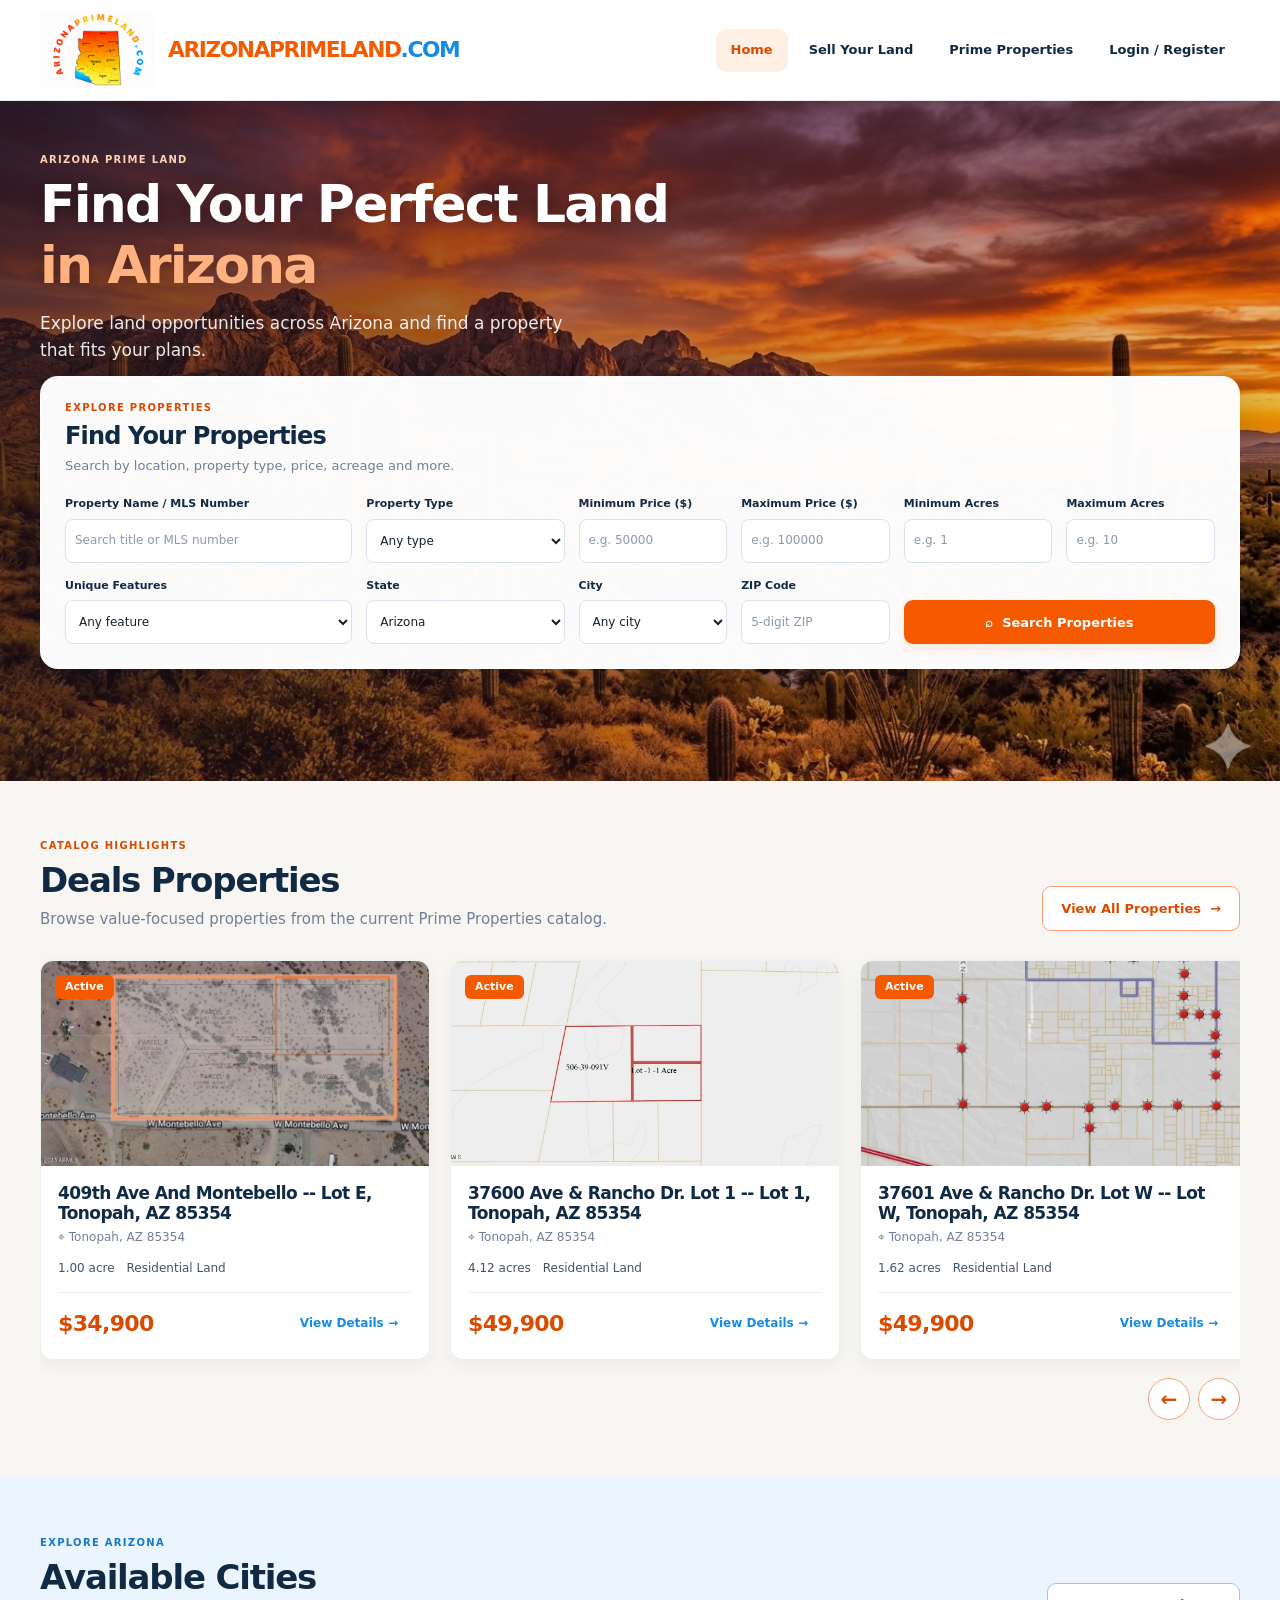
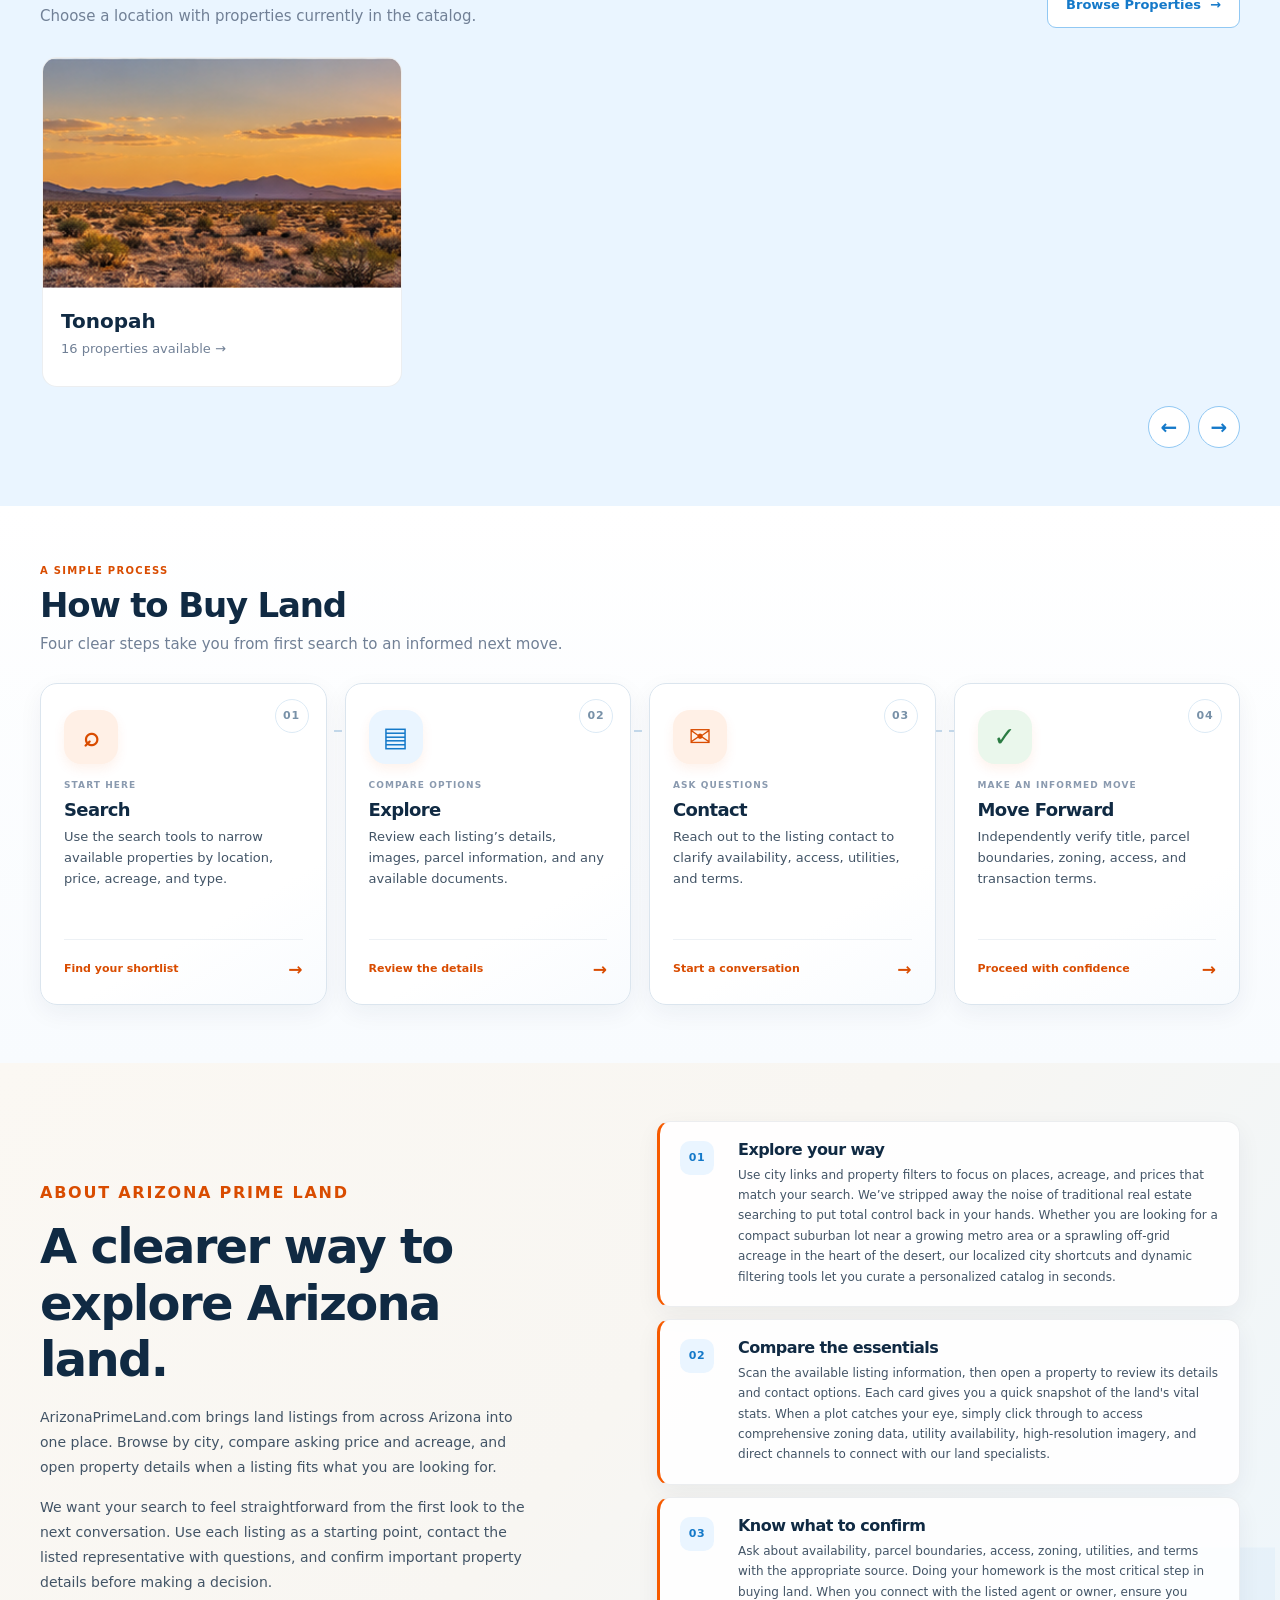
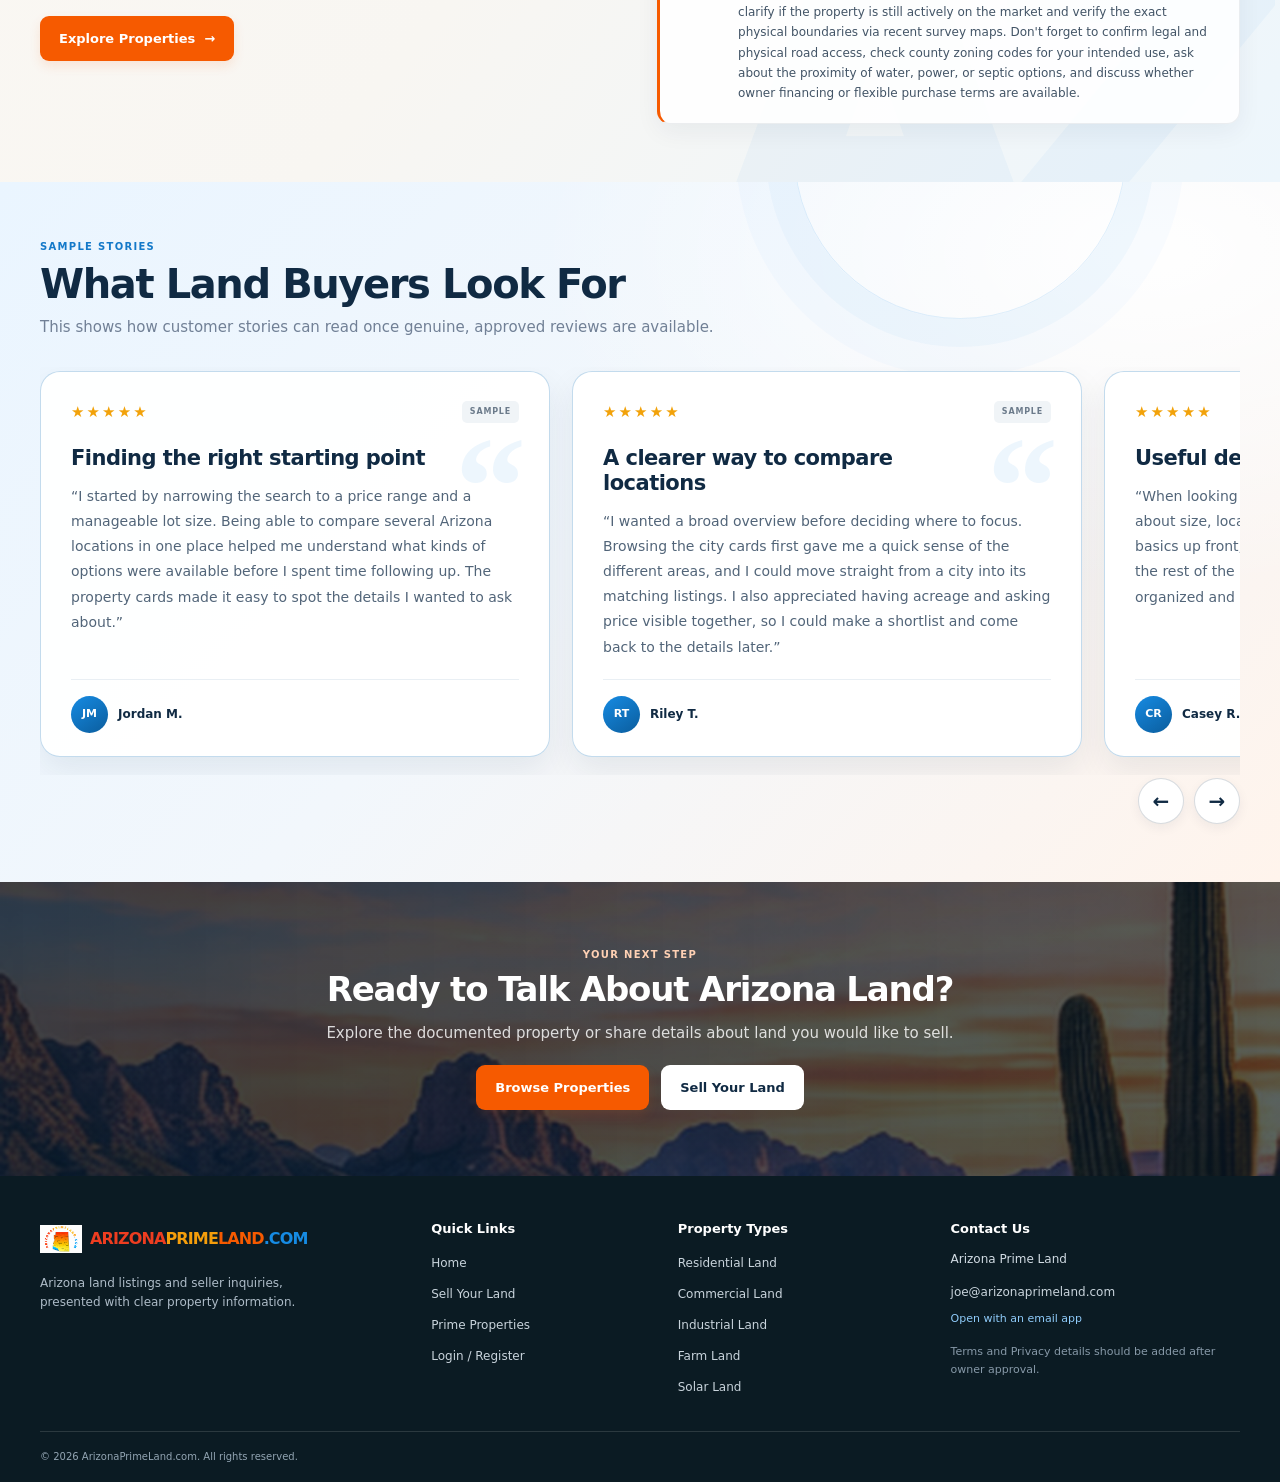
<file: index.html>
<!doctype html>
<html lang="en">
  <head>
    <meta charset="utf-8" />
    <meta name="viewport" content="width=device-width, initial-scale=1" />
    <meta
      name="description"
      content="Explore Arizona land listings and share the details of land you would like to sell with ArizonaPrimeLand.com."
    />
    <title>Arizona Prime Land | Find Your Land in Arizona</title>
    <link rel="stylesheet" href="css/styles.css" />
    <script src="js/site.js" defer></script>
    <script src="js/data.js" defer></script>
    <script src="js/home.js" defer></script>
  </head>
  <body>
    <a class="skip-link" href="#main-content">Skip to main content</a>
    <header class="site-header">
      <div class="container header-inner">
        <a class="brand" href="index.html" aria-label="Arizona Prime Land home">
          <img
            src="assets/logo/arizona-prime-land-source-logo.png"
            alt=""
            class="brand__logo"
          />
          <span class="brand__wordmark"
            ><span>ARIZONA</span><span>PRIME</span><span>LAND</span
            ><b>.COM</b></span
          >
        </a>
        <button
          class="menu-toggle"
          type="button"
          data-menu-toggle
          aria-expanded="false"
          aria-controls="primary-navigation"
        >
          <span class="menu-toggle__bars" aria-hidden="true"></span
          ><span class="sr-only">Toggle navigation</span>
        </button>
        <nav
          id="primary-navigation"
          class="primary-navigation"
          aria-label="Primary navigation"
        >
          <a data-nav-link href="index.html" aria-current="page">Home</a>
          <a data-nav-link href="sell-your-land.html">Sell Your Land</a>
          <a data-nav-link href="prime-properties.html">Prime Properties</a>
          <a data-login-link data-nav-link href="login-register.html"
            >Login / Register</a
          >
          <a data-account-link data-nav-link href="login-register.html" hidden
            >My Account</a
          >
          <button class="nav-logout" data-logout-button type="button" hidden>
            Logout
          </button>
        </nav>
      </div>
    </header>
    <main id="main-content">
      <section class="home-hero">
        <div class="home-hero__image" aria-hidden="true"></div>
        <div class="container home-hero__content">
          <p class="eyebrow eyebrow--light">Arizona Prime Land</p>
          <h1>Find Your Perfect Land <span>in Arizona</span></h1>
          <p class="home-hero__intro">
            Explore land opportunities across Arizona and find a property that
            fits your plans.
          </p>
        </div>
        <div
          class="container search-card-wrap"
          aria-labelledby="home-search-heading"
        >
          <form id="home-property-search" class="search-card">
            <div class="search-card__heading">
              <div>
                <p class="eyebrow">Explore properties</p>
                <h2 id="home-search-heading">Find Your Properties</h2>
                <p class="muted">
                  Search by location, property type, price, acreage and more.
                </p>
              </div>
            </div>
            <div class="search-fields search-fields--home">
              <div class="field">
                <label for="home-property-query"
                  >Property Name / MLS Number</label
                ><input
                  id="home-property-query"
                  name="query"
                  type="search"
                  placeholder="Search title or MLS number"
                />
              </div>
              <div class="field">
                <label for="home-property-type">Property Type</label
                ><select id="home-property-type" name="type">
                  <option value="">Any type</option>
                  <option value="Residential Land">Residential Land</option>
                  <option value="Commercial Land">Commercial Land</option>
                  <option value="Industrial Land">Industrial Land</option>
                  <option value="Solar Land">Solar Land</option>
                  <option value="Farm Land">Farm Land</option>
                  <option value="Other Land">Other Land (type not specified)</option>
                </select>
              </div>
              <div class="field">
                <label for="home-price-min">Minimum Price ($)</label
                ><input
                  id="home-price-min"
                  name="priceMin"
                  type="number"
                  min="0"
                  step="any"
                  placeholder="e.g. 50000"
                />
              </div>
              <div class="field">
                <label for="home-price-max">Maximum Price ($)</label
                ><input
                  id="home-price-max"
                  name="priceMax"
                  type="number"
                  min="0"
                  step="any"
                  placeholder="e.g. 100000"
                />
              </div>
              <div class="field">
                <label for="home-acres-min">Minimum Acres</label
                ><input
                  id="home-acres-min"
                  name="acresMin"
                  type="number"
                  min="0"
                  step="any"
                  placeholder="e.g. 1"
                />
              </div>
              <div class="field">
                <label for="home-acres-max">Maximum Acres</label
                ><input
                  id="home-acres-max"
                  name="acresMax"
                  type="number"
                  min="0"
                  step="any"
                  placeholder="e.g. 10"
                />
              </div>
              <div class="field">
                <label for="home-feature">Unique Features</label
                ><select id="home-feature" name="feature">
                  <option value="">Any feature</option>
                  <option value="mountain-views">Mountain views</option>
                  <option value="surrounded-by-homes">
                    Surrounded by homes
                  </option>
                </select>
              </div>
              <div class="field">
                <label for="home-state">State</label
                ><select id="home-state" name="state">
                  <option value="Arizona" selected>Arizona</option>
                </select>
              </div>
              <div class="field">
                <label for="home-city">City</label
                ><select id="home-city" name="city">
                  <option value="">Any city</option>
                </select>
              </div>
              <div class="field">
                <label for="home-zipcode">ZIP Code</label
                ><input
                  id="home-zipcode"
                  name="zip"
                  inputmode="numeric"
                  pattern="[0-9]{5}"
                  maxlength="5"
                  placeholder="5-digit ZIP"
                />
              </div>
              <button
                class="button button--primary search-fields__submit"
                id="home-search-submit"
                type="submit"
              >
                <span aria-hidden="true">⌕</span> Search Properties
              </button>
            </div>
            <p
              id="home-search-status"
              class="form-error"
              role="alert"
              hidden
            ></p>
          </form>
        </div>
      </section>

      <section class="section container" aria-labelledby="deals-heading">
        <div class="section-heading section-heading--row">
          <div>
            <p class="eyebrow">Catalog highlights</p>
            <h2 id="deals-heading">Deals Properties</h2>
            <p class="muted">
              Browse value-focused properties from the current Prime Properties
              catalog.
            </p>
          </div>
          <a class="button button--outline" href="prime-properties.html"
            >View All Properties <span aria-hidden="true">→</span></a
          >
        </div>
        <div class="property-carousel" aria-label="Deals Properties carousel">
          <div
            id="home-featured-listing"
            class="property-carousel__track"
            aria-live="polite"
          ></div>
          <div class="property-carousel__controls">
            <button
              id="deals-carousel-previous"
              class="property-carousel__button"
              type="button"
              aria-label="Show previous deals"
            >
              ←</button
            ><button
              id="deals-carousel-next"
              class="property-carousel__button"
              type="button"
              aria-label="Show next deals"
            >
              →
            </button>
          </div>
        </div>
      </section>

      <section
        class="section section--blue-soft"
        aria-labelledby="cities-heading"
      >
        <div class="container">
          <div class="section-heading section-heading--row">
            <div>
              <p class="eyebrow eyebrow--blue">Explore Arizona</p>
              <h2 id="cities-heading">Available Cities</h2>
              <p class="muted">
                Choose a location with properties currently in the catalog.
              </p>
            </div>
            <a
              class="button button--outline button--blue"
              href="prime-properties.html"
              >Browse Properties <span aria-hidden="true">→</span></a
            >
          </div>
          <div
            class="city-carousel"
            aria-label="Cities with properties in the catalog"
          >
            <div id="home-city-grid" class="city-grid" aria-live="polite"></div>
            <div class="city-carousel__controls">
              <button
                id="city-carousel-previous"
                class="city-carousel__button"
                type="button"
                aria-label="Show previous cities"
              >
                ←</button
              ><button
                id="city-carousel-next"
                class="city-carousel__button"
                type="button"
                aria-label="Show next cities"
              >
                →
              </button>
            </div>
          </div>
        </div>
      </section>

      <section class="section process-section" aria-labelledby="how-heading">
        <div class="container">
          <div class="section-heading process-section__heading">
            <p class="eyebrow">A simple process</p>
            <h2 id="how-heading">How to Buy Land</h2>
            <p class="muted">
              Four clear steps take you from first search to an informed next
              move.
            </p>
          </div>
          <div
            class="steps-grid steps-grid--four process-flow"
            aria-label="Four step land buying process"
          >
            <article
              class="step-card"
              role="button"
              tabindex="0"
              aria-pressed="false"
            >
              <span class="step-card__number">01</span
              ><span class="step-card__icon" aria-hidden="true">⌕</span
              ><span class="step-card__kicker">Start here</span>
              <h3>Search</h3>
              <p>
                Use the search tools to narrow available properties by location,
                price, acreage, and type.
              </p>
              <span class="step-card__hint"
                >Find your shortlist <span aria-hidden="true">→</span></span
              >
            </article>
            <article
              class="step-card"
              role="button"
              tabindex="0"
              aria-pressed="false"
            >
              <span class="step-card__number">02</span
              ><span
                class="step-card__icon step-card__icon--blue"
                aria-hidden="true"
                >▤</span
              ><span class="step-card__kicker">Compare options</span>
              <h3>Explore</h3>
              <p>
                Review each listing’s details, images, parcel information, and
                any available documents.
              </p>
              <span class="step-card__hint"
                >Review the details <span aria-hidden="true">→</span></span
              >
            </article>
            <article
              class="step-card"
              role="button"
              tabindex="0"
              aria-pressed="false"
            >
              <span class="step-card__number">03</span
              ><span class="step-card__icon" aria-hidden="true">✉</span
              ><span class="step-card__kicker">Ask questions</span>
              <h3>Contact</h3>
              <p>
                Reach out to the listing contact to clarify availability,
                access, utilities, and terms.
              </p>
              <span class="step-card__hint"
                >Start a conversation <span aria-hidden="true">→</span></span
              >
            </article>
            <article
              class="step-card"
              role="button"
              tabindex="0"
              aria-pressed="false"
            >
              <span class="step-card__number">04</span
              ><span
                class="step-card__icon step-card__icon--green"
                aria-hidden="true"
                >✓</span
              ><span class="step-card__kicker">Make an informed move</span>
              <h3>Move Forward</h3>
              <p>
                Independently verify title, parcel boundaries, zoning, access,
                and transaction terms.
              </p>
              <span class="step-card__hint"
                >Proceed with confidence <span aria-hidden="true">→</span></span
              >
            </article>
          </div>
        </div>
      </section>

      <section class="section about-section" aria-labelledby="about-heading">
        <div class="container about-section__layout">
          <div class="about-section__intro">
            <p class="eyebrow">About Arizona Prime Land</p>
            <h2 id="about-heading">A clearer way to explore Arizona land.</h2>
            <p>
              ArizonaPrimeLand.com brings land listings from across Arizona into
              one place. Browse by city, compare asking price and acreage, and
              open property details when a listing fits what you are looking
              for.
            </p>
            <p>
              We want your search to feel straightforward from the first look to
              the next conversation. Use each listing as a starting point,
              contact the listed representative with questions, and confirm
              important property details before making a decision.
            </p>
            <a class="button button--primary" href="prime-properties.html"
              >Explore Properties <span aria-hidden="true">→</span></a
            >
          </div>
          <div class="about-section__points" aria-label="What we focus on">
            <article class="about-point">
              <span class="about-point__number">01</span>
              <div>
                <h3>Explore your way</h3>
                <p>
                  Use city links and property filters to focus on places,
                  acreage, and prices that match your search. We’ve stripped
                  away the noise of traditional real estate searching to put
                  total control back in your hands. Whether you are looking for
                  a compact suburban lot near a growing metro area or a
                  sprawling off-grid acreage in the heart of the desert, our
                  localized city shortcuts and dynamic filtering tools let you
                  curate a personalized catalog in seconds.
                </p>
              </div>
            </article>
            <article class="about-point">
              <span class="about-point__number">02</span>
              <div>
                <h3>Compare the essentials</h3>
                <p>
                  Scan the available listing information, then open a property
                  to review its details and contact options. Each card gives you
                  a quick snapshot of the land's vital stats. When a plot
                  catches your eye, simply click through to access comprehensive
                  zoning data, utility availability, high-resolution imagery,
                  and direct channels to connect with our land specialists.
                </p>
              </div>
            </article>
            <article class="about-point">
              <span class="about-point__number">03</span>
              <div>
                <h3>Know what to confirm</h3>
                <p>
                  Ask about availability, parcel boundaries, access, zoning,
                  utilities, and terms with the appropriate source. Doing your
                  homework is the most critical step in buying land. When you
                  connect with the listed agent or owner, ensure you clarify if
                  the property is still actively on the market and verify the
                  exact physical boundaries via recent survey maps. Don't forget
                  to confirm legal and physical road access, check county zoning
                  codes for your intended use, ask about the proximity of water,
                  power, or septic options, and discuss whether owner financing
                  or flexible purchase terms are available.
                </p>
              </div>
            </article>
          </div>
        </div>
      </section>

      <section
        class="section section--blue-soft reviews-section"
        aria-labelledby="reviews-heading"
      >
        <div class="container">
          <div
            class="section-heading section-heading--row reviews-section__heading"
          >
            <div>
              <p class="eyebrow eyebrow--blue">Sample stories</p>
              <h2 id="reviews-heading">What Land Buyers Look For</h2>
              <p class="muted">
                This shows how customer stories can read
                once genuine, approved reviews are available.
              </p>
            </div>
          </div>
          <div class="review-carousel" aria-label="Sample review carousel">
            <div
              id="home-review-carousel"
              class="review-carousel__track"
              aria-live="polite"
            ></div>
            <div class="review-carousel__controls">
              <button
                id="reviews-carousel-previous"
                class="review-carousel__button"
                type="button"
                aria-label="Show previous sample review"
              >
                ←</button
              ><button
                id="reviews-carousel-next"
                class="review-carousel__button"
                type="button"
                aria-label="Show next sample review"
              >
                →
              </button>
            </div>
          </div>
        </div>
      </section>

      <section class="cta-banner">
        <div class="cta-banner__image" aria-hidden="true"></div>
        <div class="container cta-banner__content">
          <p class="eyebrow eyebrow--light">Your next step</p>
          <h2>Ready to Talk About Arizona Land?</h2>
          <p>
            Explore the documented property or share details about land you
            would like to sell.
          </p>
          <div class="button-row">
            <a class="button button--primary" href="prime-properties.html"
              >Browse Properties</a
            ><a class="button button--light" href="sell-your-land.html"
              >Sell Your Land</a
            >
          </div>
        </div>
      </section>
    </main>
    <footer class="site-footer">
      <div class="container footer-grid">
        <div class="footer-brand">
          <a class="brand brand--footer" href="index.html"
            ><img
              src="assets/logo/arizona-prime-land-source-logo.png"
              alt=""
              class="brand__logo"
            /><span class="brand__wordmark"
              ><span>ARIZONA</span><span>PRIME</span><span>LAND</span
              ><b>.COM</b></span
            ></a
          >
          <p>
            Arizona land listings and seller inquiries, presented with clear
            property information.
          </p>
        </div>
        <div>
          <h2 class="footer-heading">Quick Links</h2>
          <ul class="footer-links">
            <li><a href="index.html">Home</a></li>
            <li><a href="sell-your-land.html">Sell Your Land</a></li>
            <li><a href="prime-properties.html">Prime Properties</a></li>
            <li><a href="login-register.html">Login / Register</a></li>
          </ul>
        </div>
        <div>
          <h2 class="footer-heading">Property Types</h2>
          <ul class="footer-links">
            <li>
              <a href="prime-properties.html?type=Residential%20Land"
                >Residential Land</a
              >
            </li>
            <li>
              <a href="prime-properties.html?type=Commercial%20Land"
                >Commercial Land</a
              >
            </li>
            <li><a href="prime-properties.html?type=Industrial%20Land">Industrial Land</a></li>
            <li><a href="prime-properties.html?type=Farm%20Land">Farm Land</a></li>
            <li><a href="prime-properties.html?type=Solar%20Land">Solar Land</a></li>
          </ul>
        </div>
        <div>
          <h2 class="footer-heading">Contact Us</h2>
          <p class="footer-contact">Arizona Prime Land</p>
          <a
            data-company-gmail
            href="https://mail.google.com/mail/?view=cm&fs=1&to=joe%40arizonaprimeland.com"
            >joe@arizonaprimeland.com</a
          ><a
            class="footer-fallback"
            data-company-mailto
            href="mailto:joe@arizonaprimeland.com"
            >Open with an email app</a
          >
          <p class="footer-legal">
            Terms and Privacy details should be added after owner approval.
          </p>
        </div>
      </div>
      <div class="container footer-bottom">
        <span
          >© <span data-current-year></span> ArizonaPrimeLand.com. All rights
          reserved.</span
        >
      </div>
    </footer>
  </body>
</html>
</file>
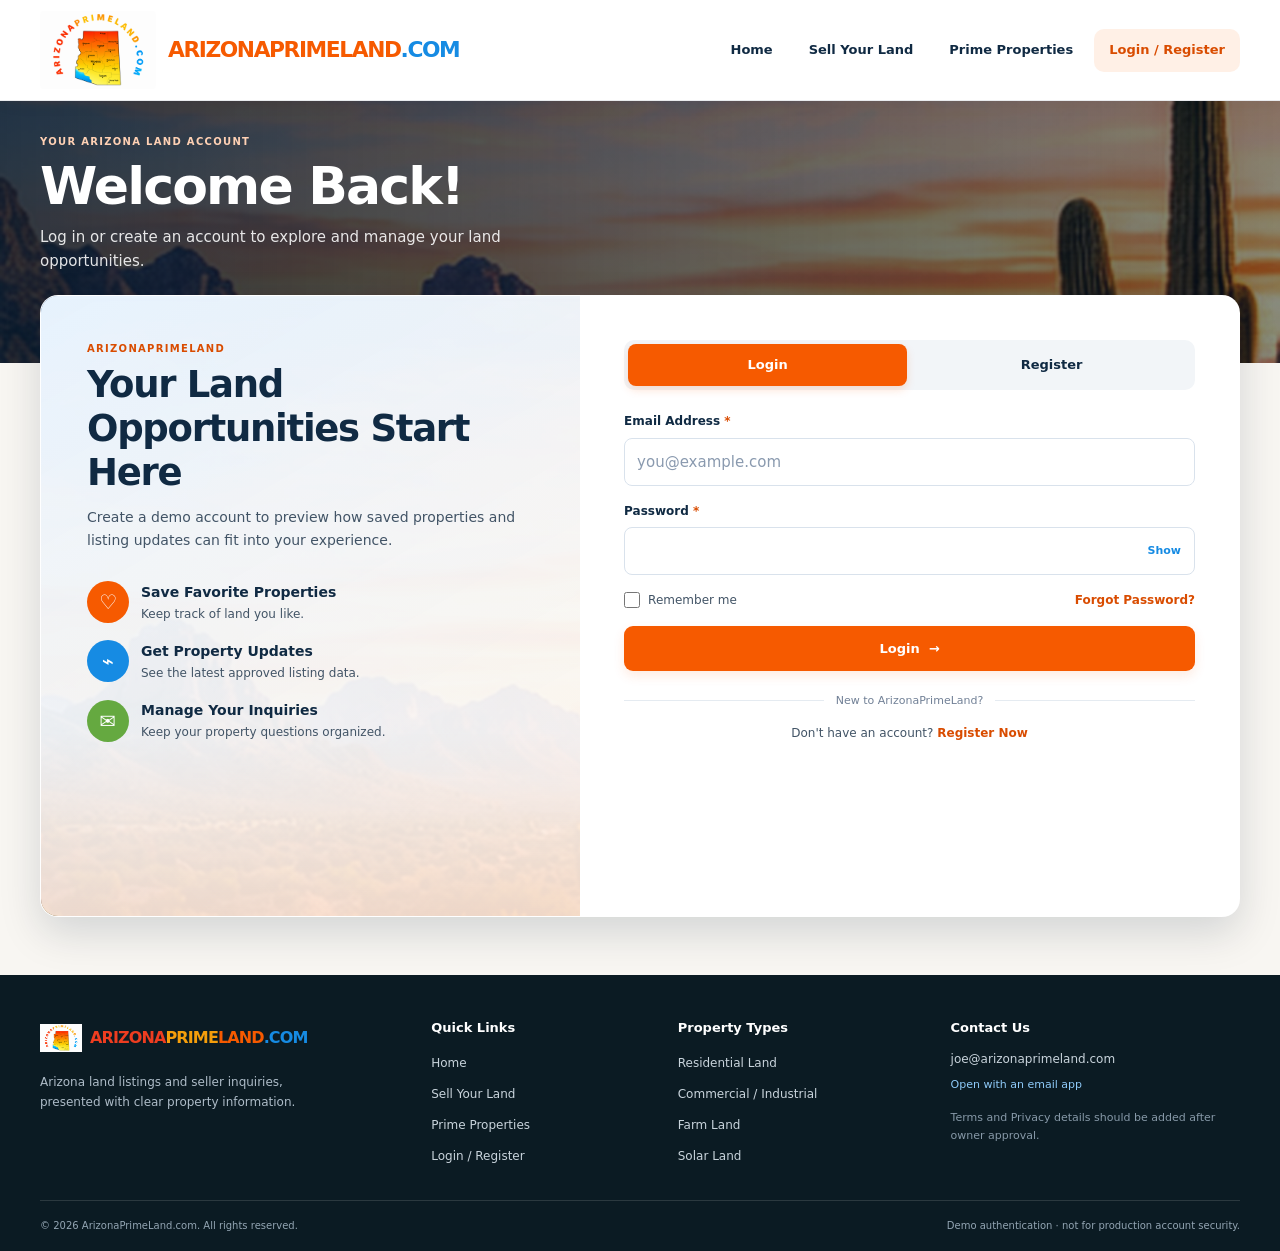
<file: login-register.html>
<!doctype html>
<html lang="en">
  <head>
    <meta charset="utf-8" />
    <meta name="viewport" content="width=device-width, initial-scale=1" />
    <meta
      name="description"
      content="Login or register for an ArizonaPrimeLand.com account demo."
    />
    <title>Login / Register | ArizonaPrimeLand.com</title>
    <link rel="stylesheet" href="css/styles.css" />
    <script src="js/site.js" defer></script>
    <script src="js/auth.js" defer></script>
  </head>
  <body class="auth-page">
    <a class="skip-link" href="#main-content">Skip to main content</a>
    <header class="site-header">
      <div class="container header-inner">
        <a class="brand" href="index.html" aria-label="Arizona Prime Land home"
          ><img
            src="assets/logo/arizona-prime-land-source-logo.png"
            alt=""
            class="brand__logo"
          /><span class="brand__wordmark"
            ><span>ARIZONA</span><span>PRIME</span><span>LAND</span
            ><b>.COM</b></span
          ></a
        >
        <button
          class="menu-toggle"
          type="button"
          data-menu-toggle
          aria-expanded="false"
          aria-controls="primary-navigation"
        >
          <span class="menu-toggle__bars" aria-hidden="true"></span
          ><span class="sr-only">Toggle navigation</span>
        </button>
        <nav
          id="primary-navigation"
          class="primary-navigation"
          aria-label="Primary navigation"
        >
          <a data-nav-link href="index.html">Home</a
          ><a data-nav-link href="sell-your-land.html">Sell Your Land</a
          ><a data-nav-link href="prime-properties.html">Prime Properties</a
          ><a
            data-login-link
            data-nav-link
            href="login-register.html"
            aria-current="page"
            >Login / Register</a
          ><a data-account-link data-nav-link href="login-register.html" hidden
            >My Account</a
          ><button class="nav-logout" data-logout-button type="button" hidden>
            Logout
          </button>
        </nav>
      </div>
    </header>
    <main id="main-content">
      <section class="auth-hero">
        <div class="auth-hero__image" aria-hidden="true"></div>
        <div class="container auth-hero__content">
          <p class="eyebrow eyebrow--light">Your Arizona land account</p>
          <h1>Welcome Back!</h1>
          <p>
            Log in or create an account to explore and manage your land
            opportunities.
          </p>
        </div>
      </section>
      <section
        class="container auth-card-wrap"
        aria-label="Account login and registration"
      >
        <div class="auth-card">
          <aside class="auth-promo">
            <p class="eyebrow">ArizonaPrimeLand</p>
            <h2>Your Land Opportunities Start Here</h2>
            <p>
              Create a demo account to preview how saved properties and listing
              updates can fit into your experience.
            </p>
            <div class="benefit-list benefit-list--dark">
              <div class="benefit-item">
                <span class="benefit-item__icon" aria-hidden="true">♡</span>
                <div>
                  <strong>Save Favorite Properties</strong>
                  <p>Keep track of land you like.</p>
                </div>
              </div>
              <div class="benefit-item">
                <span
                  class="benefit-item__icon benefit-item__icon--blue"
                  aria-hidden="true"
                  >⌁</span
                >
                <div>
                  <strong>Get Property Updates</strong>
                  <p>See the latest approved listing data.</p>
                </div>
              </div>
              <div class="benefit-item">
                <span
                  class="benefit-item__icon benefit-item__icon--green"
                  aria-hidden="true"
                  >✉</span
                >
                <div>
                  <strong>Manage Your Inquiries</strong>
                  <p>Keep your property questions organized.</p>
                </div>
              </div>
            </div>

          </aside>
          <div class="auth-form-side">
            <div
              id="auth-tablist"
              class="auth-tabs"
              role="tablist"
              aria-label="Login or register"
            >
              <button
                id="auth-tab-login"
                class="auth-tab is-active"
                type="button"
                role="tab"
                aria-selected="true"
                aria-controls="login-panel"
              >
                Login</button
              ><button
                id="auth-tab-register"
                class="auth-tab"
                type="button"
                role="tab"
                aria-selected="false"
                aria-controls="register-panel"
              >
                Register
              </button>
            </div>
            <p
              id="auth-status"
              class="form-status"
              role="status"
              aria-live="polite"
              hidden
            ></p>
            <section
              id="login-panel"
              class="auth-panel"
              role="tabpanel"
              aria-labelledby="auth-tab-login"
            >
              <form id="login-form">
                <div class="field">
                  <label for="login-email"
                    >Email Address <span class="required-mark">*</span></label
                  ><input
                    id="login-email"
                    name="email"
                    type="email"
                    autocomplete="email"
                    placeholder="you@example.com"
                    required
                  />
                </div>
                <div class="field">
                  <label for="login-password"
                    >Password <span class="required-mark">*</span></label
                  >
                  <div class="password-wrap">
                    <input
                      id="login-password"
                      name="password"
                      type="password"
                      autocomplete="current-password"
                      required
                    /><button
                      id="toggle-login-password"
                      class="password-toggle"
                      type="button"
                      aria-pressed="false"
                    >
                      Show
                    </button>
                  </div>
                </div>
                <div class="auth-options">
                  <label class="checkbox-label" for="remember-me"
                    ><input
                      id="remember-me"
                      name="rememberMe"
                      type="checkbox"
                    /><span>Remember me</span></label
                  ><a
                    id="forgot-password-link"
                    class="text-link"
                    href="#forgot-panel"
                    >Forgot Password?</a
                  >
                </div>
                <button
                  class="button button--primary button--full"
                  type="submit"
                >
                  Login <span aria-hidden="true">→</span>
                </button>
              </form>
              <div class="auth-divider">
                <span>New to ArizonaPrimeLand?</span>
              </div>
              <p class="auth-switch-copy">
                Don't have an account?
                <a href="#auth-tab-register" data-open-register>Register Now</a>
              </p>
            </section>
            <section
              id="register-panel"
              class="auth-panel"
              role="tabpanel"
              aria-labelledby="auth-tab-register"
              hidden
            >
              <form id="register-form">
                <div class="field">
                  <label for="register-name"
                    >Full Name <span class="required-mark">*</span></label
                  ><input
                    id="register-name"
                    name="name"
                    autocomplete="name"
                    minlength="2"
                    required
                  />
                </div>
                <div class="field">
                  <label for="register-email"
                    >Email Address <span class="required-mark">*</span></label
                  ><input
                    id="register-email"
                    name="email"
                    type="email"
                    autocomplete="email"
                    required
                  />
                </div>
                <div class="field">
                  <label for="register-password"
                    >Password <span class="required-mark">*</span></label
                  >
                  <div class="password-wrap">
                    <input
                      id="register-password"
                      name="password"
                      type="password"
                      autocomplete="new-password"
                      minlength="8"
                      required
                    /><button
                      id="toggle-register-password"
                      class="password-toggle"
                      type="button"
                      aria-pressed="false"
                    >
                      Show
                    </button>
                  </div>
                  <small class="field-help"
                    >Use at least 8 characters for this demo.</small
                  >
                </div>
                <div class="field">
                  <label for="register-confirm-password"
                    >Confirm Password
                    <span class="required-mark">*</span></label
                  >
                  <div class="password-wrap">
                    <input
                      id="register-confirm-password"
                      name="confirmPassword"
                      type="password"
                      autocomplete="new-password"
                      required
                    /><button
                      id="toggle-confirm-password"
                      class="password-toggle"
                      type="button"
                      aria-pressed="false"
                    >
                      Show
                    </button>
                  </div>
                </div>
                <label
                  class="checkbox-label checkbox-label--terms"
                  for="register-terms"
                  ><input
                    id="register-terms"
                    name="terms"
                    type="checkbox"
                    required
                  /><span
                    >I understand that Terms and Privacy copy is pending owner
                    approval.
                    <small
                      >This checkbox is for the demo only; approved legal
                      documents must be linked before production.</small
                    ></span
                  ></label
                >
                <button
                  class="button button--primary button--full"
                  type="submit"
                >
                  Create Demo Account <span aria-hidden="true">→</span>
                </button>
              </form>
              <p class="auth-switch-copy">
                Already have an account?
                <a href="#auth-tab-login" data-open-login>Log in</a>
              </p>
            </section>
            <section
              id="forgot-panel"
              class="auth-panel"
              hidden
              aria-labelledby="forgot-heading"
            >
              <h3 id="forgot-heading">Reset Your Password</h3>
              <p class="muted">
                Enter your email to see the password-reset confirmation state.
              </p>
              <form id="forgot-form">
                <div class="field">
                  <label for="forgot-email">Email Address</label
                  ><input
                    id="forgot-email"
                    type="email"
                    autocomplete="email"
                    required
                  />
                </div>
                <button
                  class="button button--primary button--full"
                  type="submit"
                >
                  Request Reset Instructions
                </button>
              </form>
              <p class="auth-switch-copy">
                <a id="return-to-login" href="#auth-tab-login"
                  >← Return to Login</a
                >
              </p>
            </section>
            <section
              id="auth-logged-in-panel"
              class="auth-panel signed-in-panel"
              hidden
            >
              <span class="signed-in-icon" aria-hidden="true">✓</span>
              <h3>You're signed in to the demo</h3>
              <p class="muted">Demo account</p>
              <strong id="signed-in-email"></strong>
              <p>
                Your session is temporary and stored only for this browser tab.
                It is not a secure account session.
              </p>
              <button
                id="auth-page-logout"
                class="button button--outline button--full"
                type="button"
              >
                Logout
              </button>
            </section>
          </div>
        </div>
      </section>
    </main>
    <footer class="site-footer">
      <div class="container footer-grid">
        <div class="footer-brand">
          <a class="brand brand--footer" href="index.html"
            ><img
              src="assets/logo/arizona-prime-land-source-logo.png"
              alt=""
              class="brand__logo"
            /><span class="brand__wordmark"
              ><span>ARIZONA</span><span>PRIME</span><span>LAND</span
              ><b>.COM</b></span
            ></a
          >
          <p>
            Arizona land listings and seller inquiries, presented with clear
            property information.
          </p>
        </div>
        <div>
          <h2 class="footer-heading">Quick Links</h2>
          <ul class="footer-links">
            <li><a href="index.html">Home</a></li>
            <li><a href="sell-your-land.html">Sell Your Land</a></li>
            <li><a href="prime-properties.html">Prime Properties</a></li>
            <li><a href="login-register.html">Login / Register</a></li>
          </ul>
        </div>
        <div>
          <h2 class="footer-heading">Property Types</h2>
          <ul class="footer-links">
            <li>
              <a href="prime-properties.html?type=Residential%20Land"
                >Residential Land</a
              >
            </li>
            <li>
              <a href="prime-properties.html?type=Commercial%20Land"
                >Commercial / Industrial</a
              >
            </li>
            <li><a href="prime-properties.html?type=Farm%20Land">Farm Land</a></li>
            <li><a href="prime-properties.html?type=Solar%20Land">Solar Land</a></li>
          </ul>
        </div>
        <div>
          <h2 class="footer-heading">Contact Us</h2>
          <a
            data-company-gmail
            href="https://mail.google.com/mail/?view=cm&fs=1&to=joe%40arizonaprimeland.com"
            >joe@arizonaprimeland.com</a
          ><a
            class="footer-fallback"
            data-company-mailto
            href="mailto:joe@arizonaprimeland.com"
            >Open with an email app</a
          >
          <p class="footer-legal">
            Terms and Privacy details should be added after owner approval.
          </p>
        </div>
      </div>
      <div class="container footer-bottom">
        <span
          >© <span data-current-year></span> ArizonaPrimeLand.com. All rights
          reserved.</span
        ><span>Demo authentication · not for production account security.</span>
      </div>
    </footer>
  </body>
</html>
</file>
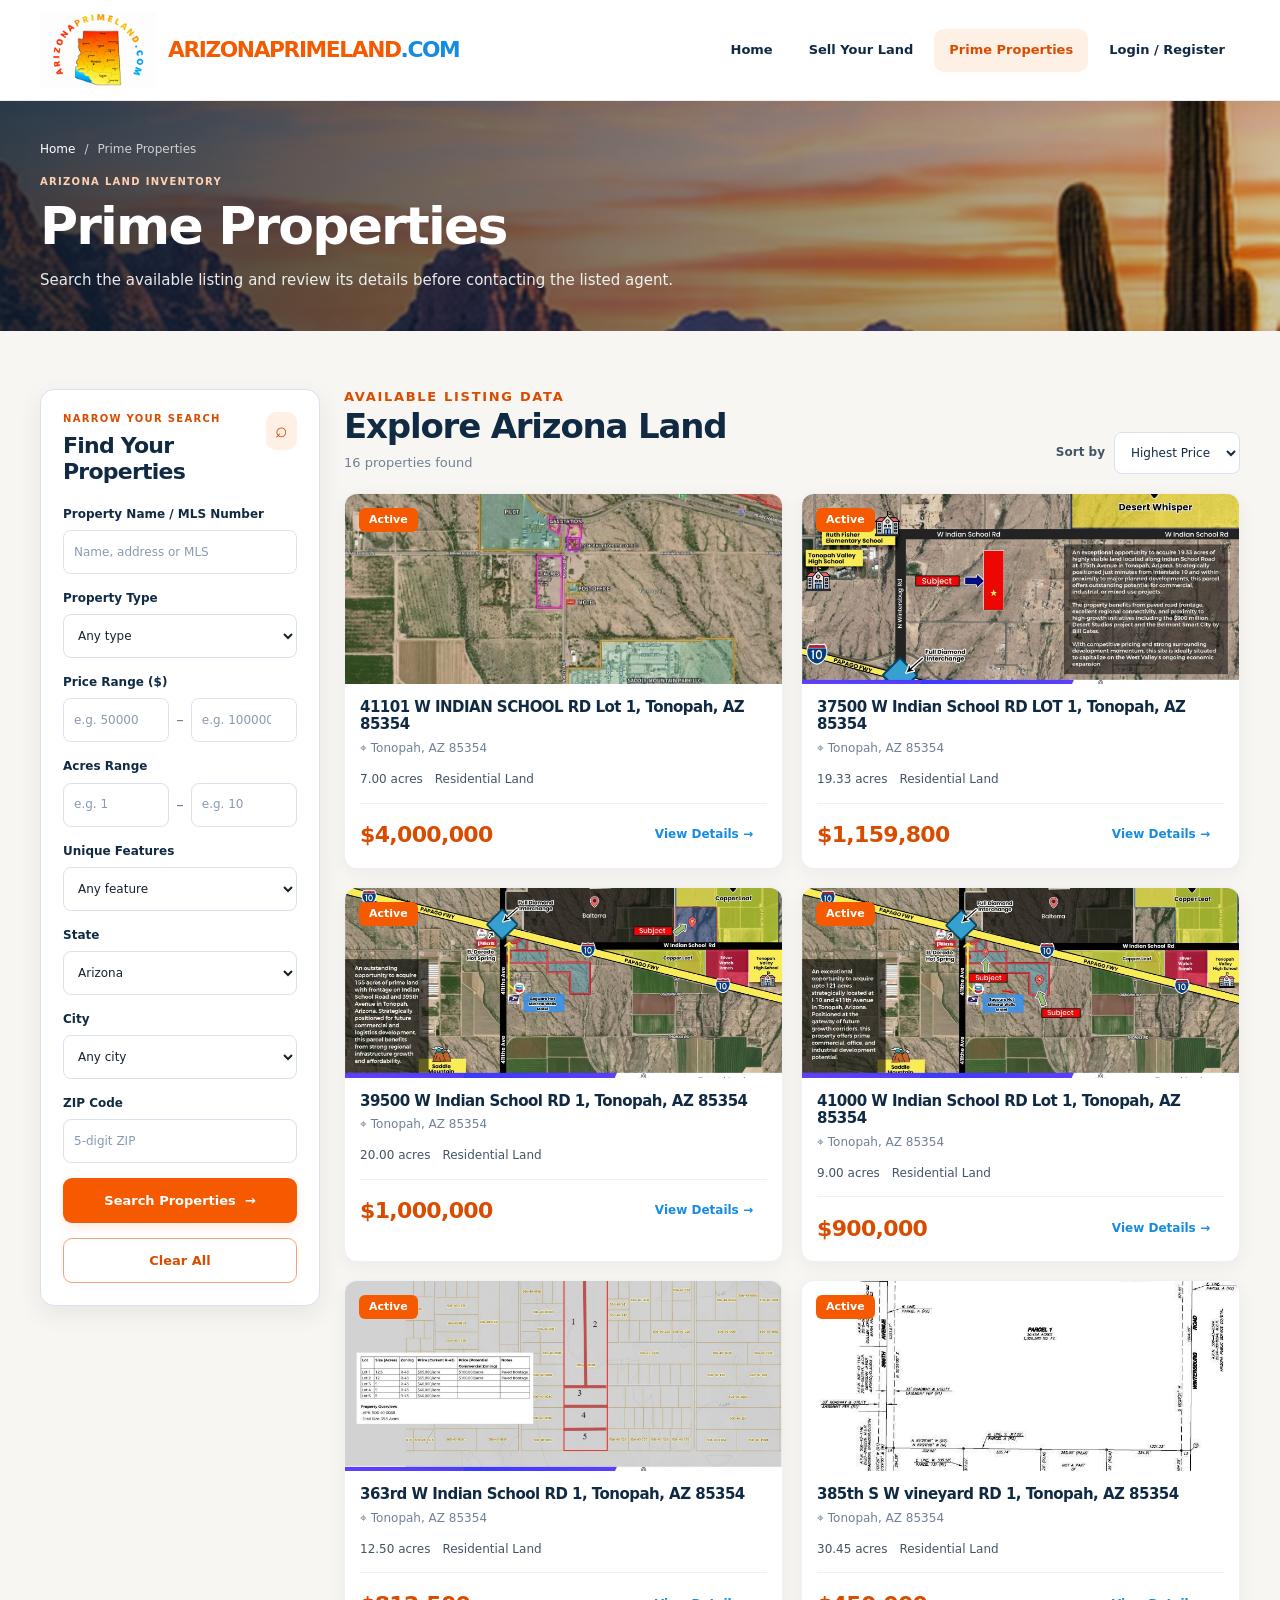
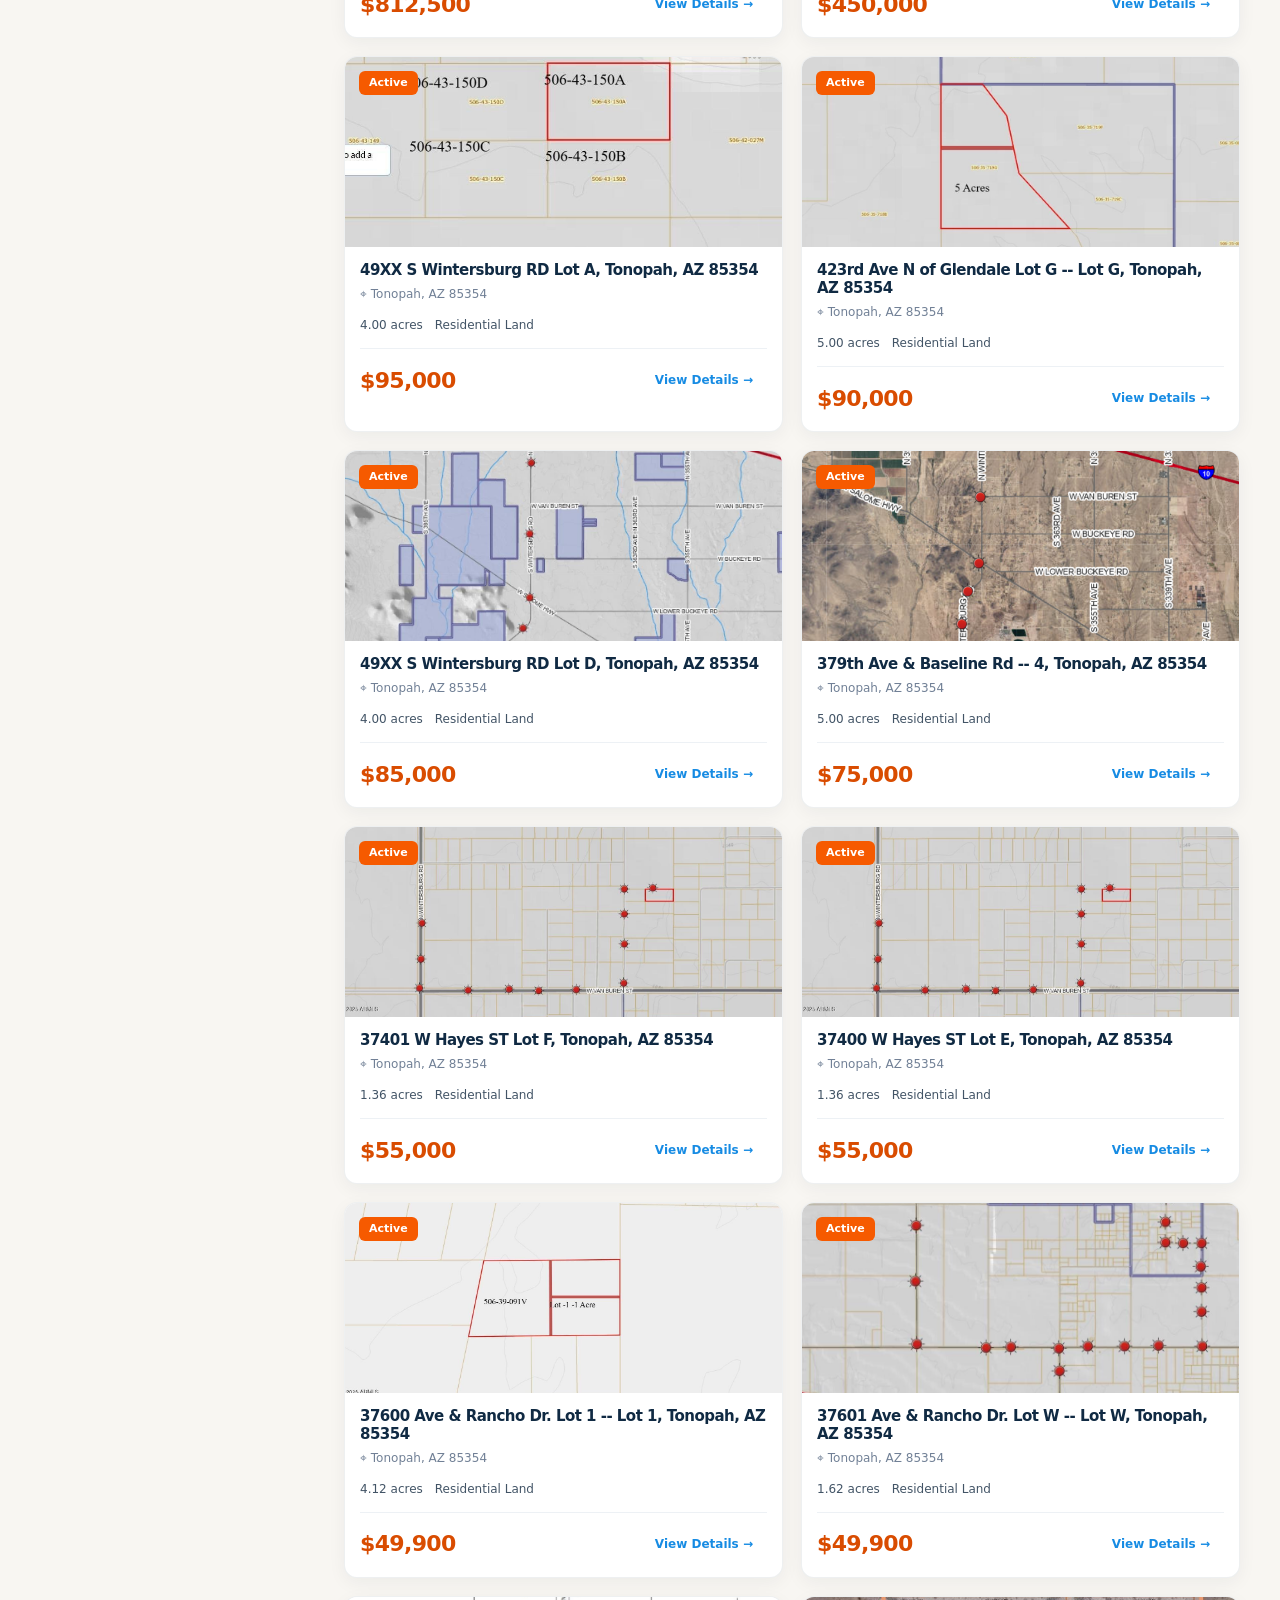
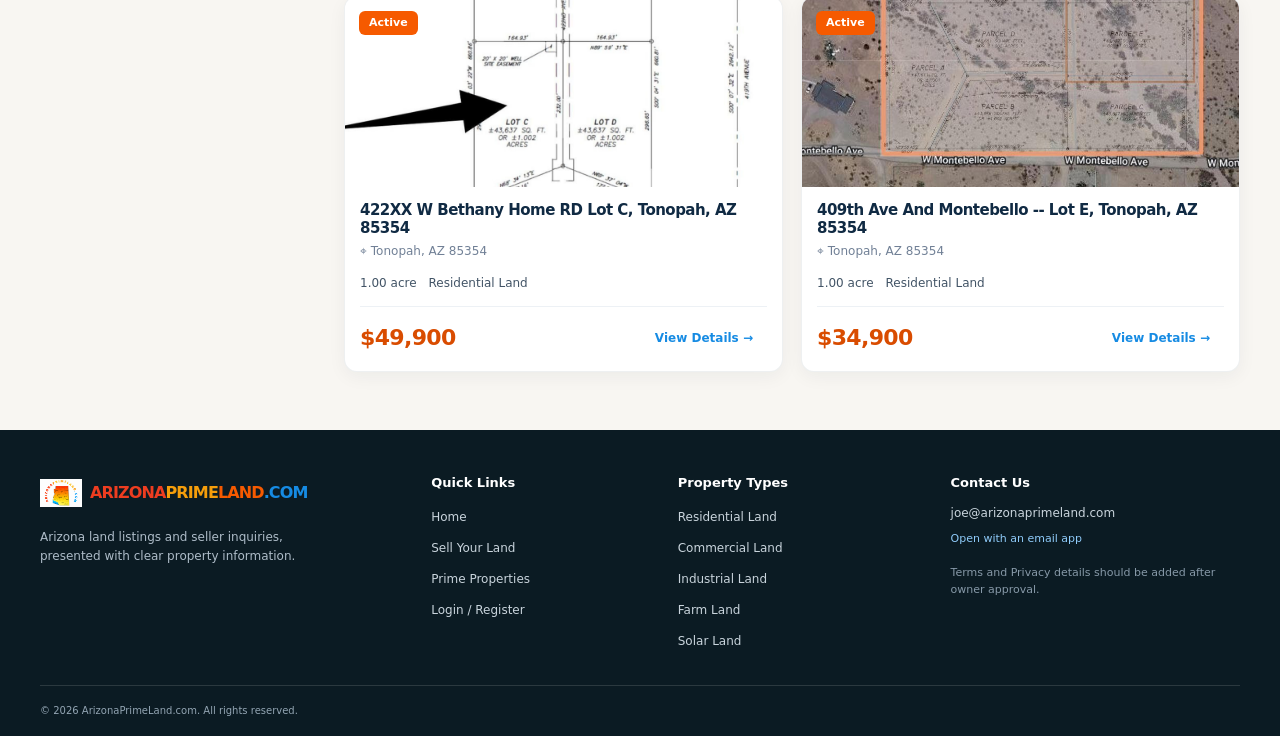
<file: prime-properties.html>
<!doctype html>
<html lang="en">
  <head>
    <meta charset="utf-8" />
    <meta name="viewport" content="width=device-width, initial-scale=1" />
    <meta
      name="description"
      content="Search documented Arizona land listings using property type, price, acreage, location, and feature filters."
    />
    <title>Prime Properties | ArizonaPrimeLand.com</title>
    <link rel="stylesheet" href="css/styles.css" />
    <script src="js/site.js" defer></script>
    <script src="js/data.js" defer></script>
    <script src="js/properties.js" defer></script>
  </head>
  <body>
    <a class="skip-link" href="#main-content">Skip to main content</a>
    <header class="site-header">
      <div class="container header-inner">
        <a class="brand" href="index.html" aria-label="Arizona Prime Land home"
          ><img
            src="assets/logo/arizona-prime-land-source-logo.png"
            alt=""
            class="brand__logo"
          /><span class="brand__wordmark"
            ><span>ARIZONA</span><span>PRIME</span><span>LAND</span
            ><b>.COM</b></span
          ></a
        >
        <button
          class="menu-toggle"
          type="button"
          data-menu-toggle
          aria-expanded="false"
          aria-controls="primary-navigation"
        >
          <span class="menu-toggle__bars" aria-hidden="true"></span
          ><span class="sr-only">Toggle navigation</span>
        </button>
        <nav
          id="primary-navigation"
          class="primary-navigation"
          aria-label="Primary navigation"
        >
          <a data-nav-link href="index.html">Home</a
          ><a data-nav-link href="sell-your-land.html">Sell Your Land</a
          ><a data-nav-link href="prime-properties.html" aria-current="page"
            >Prime Properties</a
          ><a data-login-link data-nav-link href="login-register.html"
            >Login / Register</a
          ><a data-account-link data-nav-link href="login-register.html" hidden
            >My Account</a
          ><button class="nav-logout" data-logout-button type="button" hidden>
            Logout
          </button>
        </nav>
      </div>
    </header>
    <main id="main-content">
      <section class="page-hero page-hero--properties">
        <div class="page-hero__image" aria-hidden="true"></div>
        <div class="container page-hero__content">
          <nav class="breadcrumbs breadcrumbs--light" aria-label="Breadcrumb">
            <a href="index.html">Home</a><span aria-hidden="true">/</span
            ><span aria-current="page">Prime Properties</span>
          </nav>
          <p class="eyebrow eyebrow--light">Arizona land inventory</p>
          <h1>Prime Properties</h1>
          <p>
            Search the available listing and review its details before
            contacting the listed agent.
          </p>
        </div>
      </section>
      <section
        class="section container listings-layout"
        aria-label="Property search and results"
      >
        <button
          id="filter-toggle"
          class="button button--outline filter-toggle"
          type="button"
          aria-expanded="false"
          aria-controls="filter-panel"
        >
          Filter Properties <span aria-hidden="true">⌄</span>
        </button>
        <aside
          class="filter-panel"
          id="filter-panel"
          aria-labelledby="filter-heading"
        >
          <div class="filter-panel__heading">
            <div>
              <p class="eyebrow">Narrow your search</p>
              <h2 id="filter-heading">Find Your Properties</h2>
            </div>
            <span aria-hidden="true" class="filter-panel__icon">⌕</span>
          </div>
          <form id="property-filters">
            <div class="field">
              <label for="filter-query">Property Name / MLS Number</label
              ><input
                id="filter-query"
                name="query"
                type="search"
                placeholder="Name, address or MLS"
              />
            </div>
            <div class="field">
              <label for="filter-type">Property Type</label
              ><select id="filter-type" name="type">
                <option value="">Any type</option>
                <option value="Residential Land">Residential Land</option>
                <option value="Commercial Land">Commercial Land</option>
                <option value="Industrial Land">Industrial Land</option>
                <option value="Solar Land">Solar Land</option>
                <option value="Farm Land">Farm Land</option>
                <option value="Other Land">Other Land (type not specified)</option>
              </select>
            </div>
            <fieldset class="filter-fieldset">
              <legend>Price Range ($)</legend>
              <div class="field-range">
                <div class="field">
                  <label class="sr-only" for="filter-price-min"
                    >Minimum price</label
                  ><input
                    id="filter-price-min"
                    name="priceMin"
                    type="number"
                    min="0"
                    step="any"
                    placeholder="e.g. 50000"
                  />
                </div>
                <span aria-hidden="true">–</span>
                <div class="field">
                  <label class="sr-only" for="filter-price-max"
                    >Maximum price</label
                  ><input
                    id="filter-price-max"
                    name="priceMax"
                    type="number"
                    min="0"
                    step="any"
                    placeholder="e.g. 100000"
                  />
                </div>
              </div>
            </fieldset>
            <fieldset class="filter-fieldset">
              <legend>Acres Range</legend>
              <div class="field-range">
                <div class="field">
                  <label class="sr-only" for="filter-acres-min"
                    >Minimum acres</label
                  ><input
                    id="filter-acres-min"
                    name="acresMin"
                    type="number"
                    min="0"
                    step="any"
                    placeholder="e.g. 1"
                  />
                </div>
                <span aria-hidden="true">–</span>
                <div class="field">
                  <label class="sr-only" for="filter-acres-max"
                    >Maximum acres</label
                  ><input
                    id="filter-acres-max"
                    name="acresMax"
                    type="number"
                    min="0"
                    step="any"
                    placeholder="e.g. 10"
                  />
                </div>
              </div>
            </fieldset>
            <div class="field">
              <label for="filter-feature">Unique Features</label
              ><select id="filter-feature" name="feature">
                <option value="">Any feature</option>
                <option value="mountain-views">Mountain views</option>
                <option value="surrounded-by-homes">Surrounded by homes</option>
              </select>
            </div>
            <div class="field">
              <label for="filter-state">State</label
              ><select id="filter-state" name="state">
                <option value="">Any state</option>
                <option value="Arizona" selected>Arizona</option>
              </select>
            </div>
            <div class="field">
              <label for="filter-city">City</label
              ><select id="filter-city" name="city">
                <option value="">Any city</option>
              </select>
            </div>
            <div class="field">
              <label for="filter-zip">ZIP Code</label
              ><input
                id="filter-zip"
                name="zip"
                type="text"
                inputmode="numeric"
                pattern="[0-9]{5}"
                maxlength="5"
                placeholder="5-digit ZIP"
              />
            </div>
            <button class="button button--primary button--full" type="submit">
              Search Properties <span aria-hidden="true">→</span>
            </button>
            <button
              id="clear-property-filters"
              class="button button--outline button--full"
              type="button"
            >
              Clear All
            </button>
          </form>
        </aside>
        <div class="listing-results">
          <div class="results-heading">
            <div>
              <p class="eyebrow">Available listing data</p>
              <h2 id="results-heading">Explore Arizona Land</h2>
              <p id="results-count" class="muted" aria-live="polite">
                1 property found
              </p>
              <div
                id="active-filter-tags"
                class="active-filter-tags"
                aria-label="Active search filters"
                hidden
              ></div>
            </div>
            <div class="sort-field">
              <label for="sort-properties">Sort by</label
              ><select id="sort-properties">
                <option value="price-high">Highest Price</option>
                <option value="price-low">Lowest Price</option>
              </select>
            </div>
          </div>

          <p
            id="property-results-status"
            class="sr-only"
            role="status"
            aria-live="polite"
          ></p>
          <div
            id="property-results"
            class="property-grid property-grid--listing"
          ></div>
          <div id="property-empty-state" class="empty-state" hidden>
            <span class="empty-state__icon" aria-hidden="true">⌕</span>
            <h3>No properties match those filters.</h3>
            <p id="empty-state-details">
              Try widening your price, acreage, or location criteria.
            </p>
            <button
              id="clear-empty-filters"
              class="button button--outline"
              type="button"
            >
              Clear All Filters
            </button>
          </div>
        </div>
      </section>
    </main>
    <footer class="site-footer">
      <div class="container footer-grid">
        <div class="footer-brand">
          <a class="brand brand--footer" href="index.html"
            ><img
              src="assets/logo/arizona-prime-land-source-logo.png"
              alt=""
              class="brand__logo"
            /><span class="brand__wordmark"
              ><span>ARIZONA</span><span>PRIME</span><span>LAND</span
              ><b>.COM</b></span
            ></a
          >
          <p>
            Arizona land listings and seller inquiries, presented with clear
            property information.
          </p>
        </div>
        <div>
          <h2 class="footer-heading">Quick Links</h2>
          <ul class="footer-links">
            <li><a href="index.html">Home</a></li>
            <li><a href="sell-your-land.html">Sell Your Land</a></li>
            <li><a href="prime-properties.html">Prime Properties</a></li>
            <li><a href="login-register.html">Login / Register</a></li>
          </ul>
        </div>
        <div>
          <h2 class="footer-heading">Property Types</h2>
          <ul class="footer-links">
            <li>
              <a href="prime-properties.html?type=Residential%20Land"
                >Residential Land</a
              >
            </li>
            <li>
              <a href="prime-properties.html?type=Commercial%20Land"
                >Commercial Land</a
              >
            </li>
            <li><a href="prime-properties.html?type=Industrial%20Land">Industrial Land</a></li>
            <li><a href="prime-properties.html?type=Farm%20Land">Farm Land</a></li>
            <li><a href="prime-properties.html?type=Solar%20Land">Solar Land</a></li>
          </ul>
        </div>
        <div>
          <h2 class="footer-heading">Contact Us</h2>
          <a
            data-company-gmail
            href="https://mail.google.com/mail/?view=cm&fs=1&to=joe%40arizonaprimeland.com"
            >joe@arizonaprimeland.com</a
          ><a
            class="footer-fallback"
            data-company-mailto
            href="mailto:joe@arizonaprimeland.com"
            >Open with an email app</a
          >
          <p class="footer-legal">
            Terms and Privacy details should be added after owner approval.
          </p>
        </div>
      </div>
      <div class="container footer-bottom">
        <span
          >© <span data-current-year></span> ArizonaPrimeLand.com. All rights
          reserved.</span>
      </div>
    </footer>
  </body>
</html>
</file>
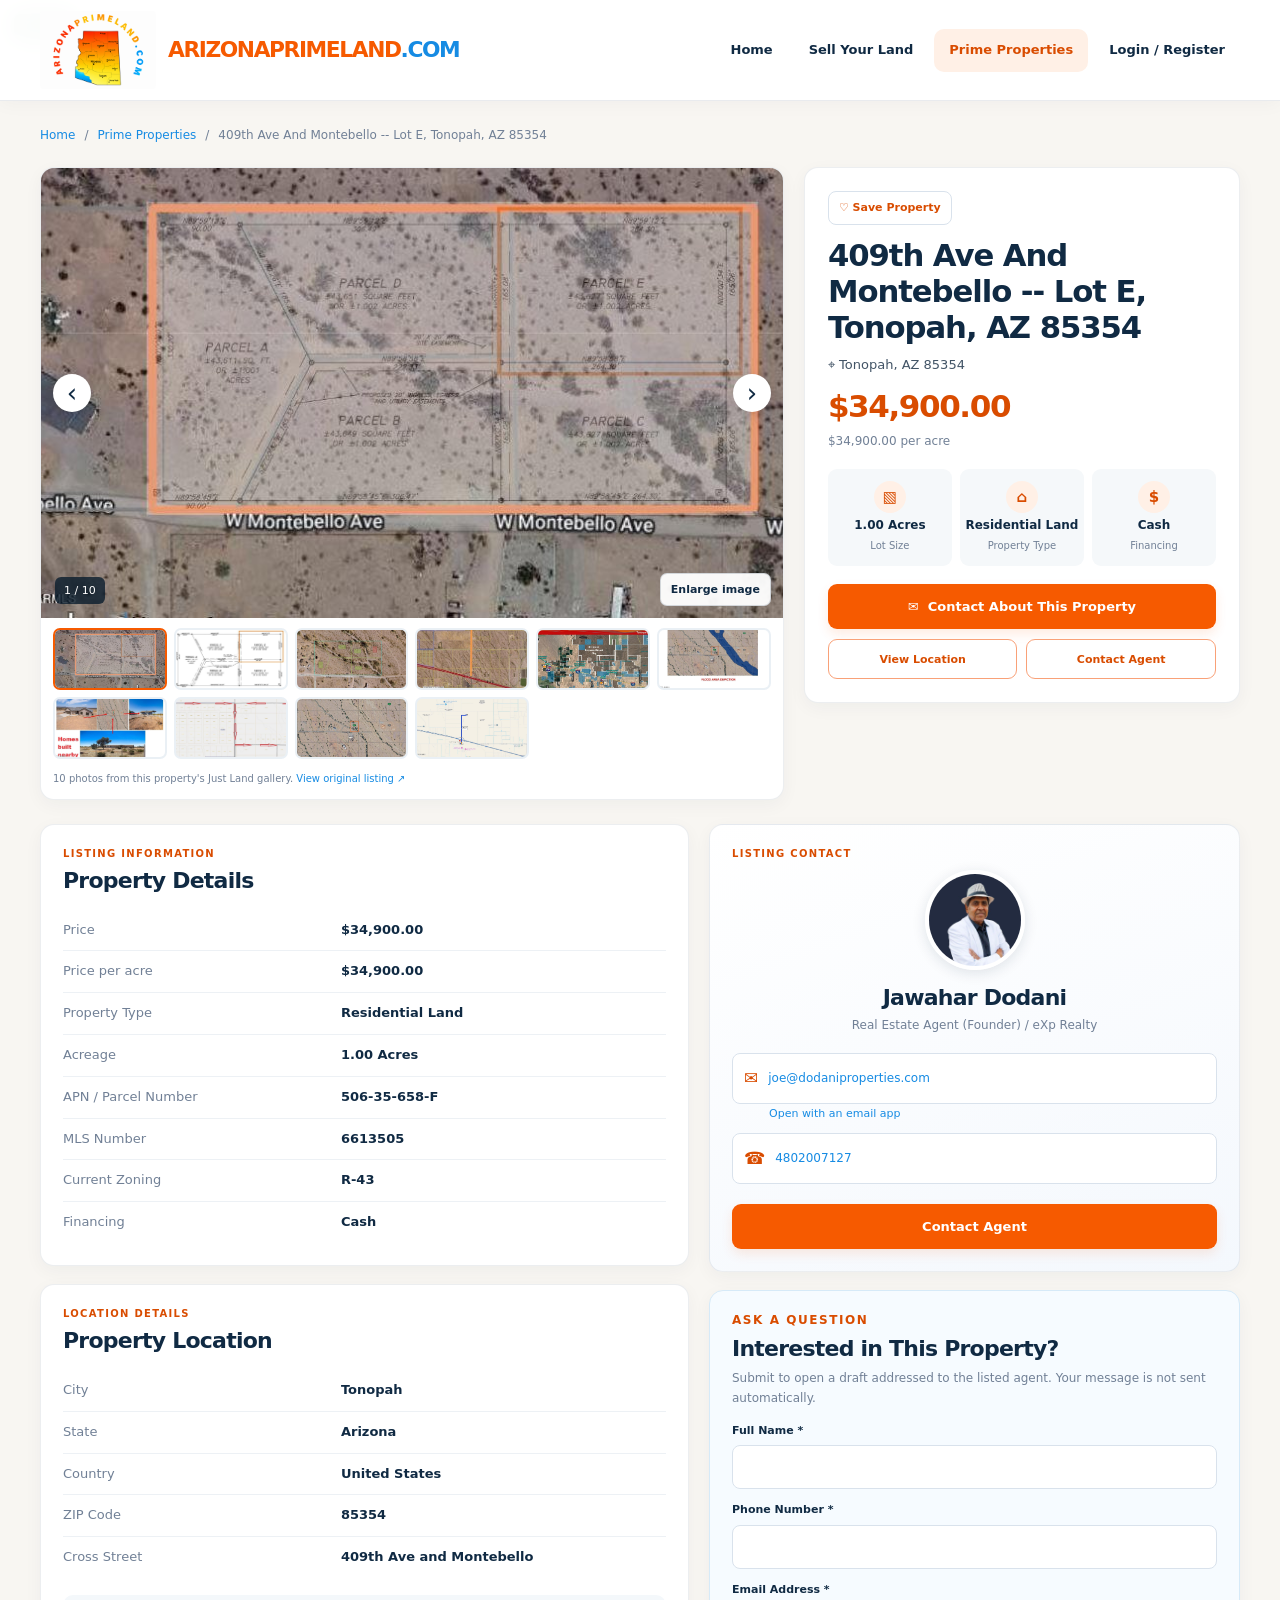
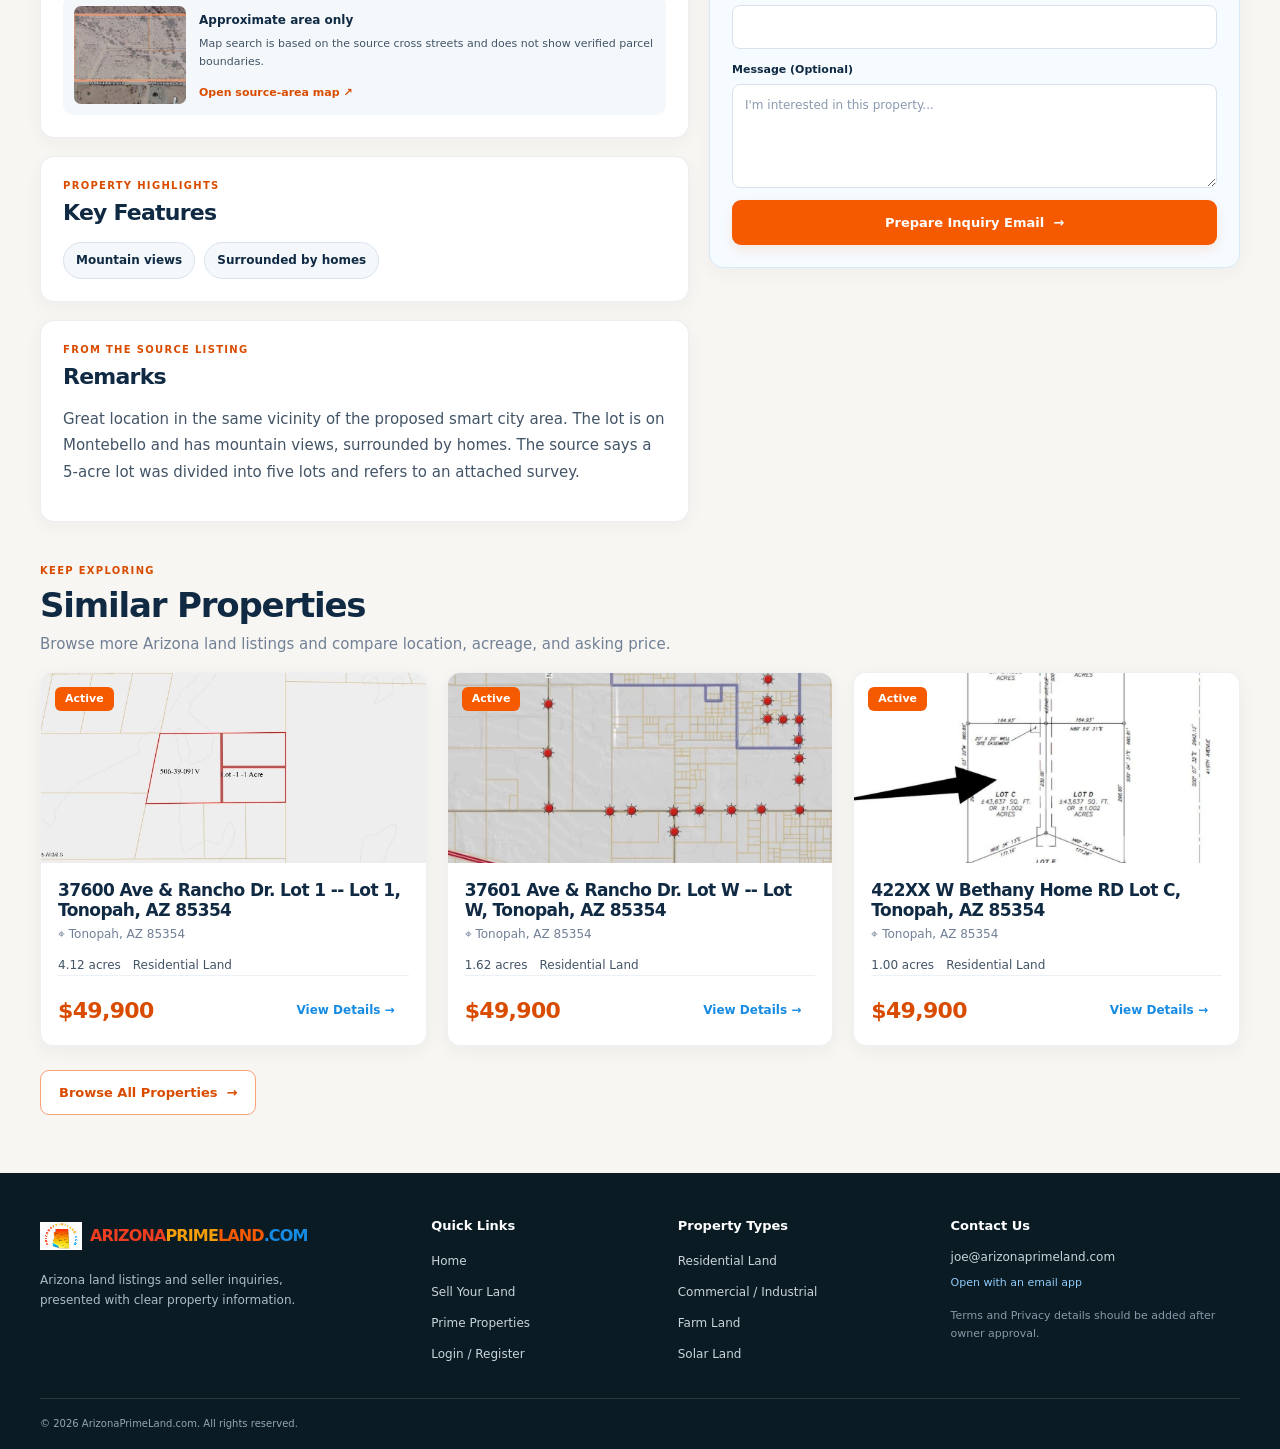
<file: property-detail.html>
<!doctype html>
<html lang="en">
  <head>
    <meta charset="utf-8" />
    <meta name="viewport" content="width=device-width, initial-scale=1" />
    <meta
      name="description"
      content="Details for 409th Ave And Montebello - Lot E, Tonopah, Arizona 85354."
    />
    <title>Property Details | ArizonaPrimeLand.com</title>
    <link rel="stylesheet" href="css/styles.css" />
    <script src="js/site.js" defer></script>
    <script src="js/data.js" defer></script>
    <script src="js/property-detail.js" defer></script>
  </head>
  <body>
    <a class="skip-link" href="#main-content">Skip to main content</a>
    <header class="site-header">
      <div class="container header-inner">
        <a class="brand" href="index.html" aria-label="Arizona Prime Land home"
          ><img
            src="assets/logo/arizona-prime-land-source-logo.png"
            alt=""
            class="brand__logo"
          /><span class="brand__wordmark"
            ><span>ARIZONA</span><span>PRIME</span><span>LAND</span
            ><b>.COM</b></span
          ></a
        >
        <button
          class="menu-toggle"
          type="button"
          data-menu-toggle
          aria-expanded="false"
          aria-controls="primary-navigation"
        >
          <span class="menu-toggle__bars" aria-hidden="true"></span
          ><span class="sr-only">Toggle navigation</span>
        </button>
        <nav
          id="primary-navigation"
          class="primary-navigation"
          aria-label="Primary navigation"
        >
          <a data-nav-link href="index.html">Home</a
          ><a data-nav-link href="sell-your-land.html">Sell Your Land</a
          ><a data-nav-link href="prime-properties.html">Prime Properties</a
          ><a data-login-link data-nav-link href="login-register.html"
            >Login / Register</a
          ><a data-account-link data-nav-link href="login-register.html" hidden
            >My Account</a
          ><button class="nav-logout" data-logout-button type="button" hidden>
            Logout
          </button>
        </nav>
      </div>
    </header>
    <main id="main-content" class="detail-main">
      <div id="property-not-found" class="container not-found" hidden>
        <p class="eyebrow">Property unavailable</p>
        <h2>We couldn't find that property.</h2>
        <p>
          The requested listing ID does not match an approved property record.
        </p>
        <a class="button button--primary" href="prime-properties.html"
          >Back to Prime Properties</a
        >
      </div>
      <div id="property-detail" class="container">
        <nav class="breadcrumbs" aria-label="Breadcrumb">
          <a href="index.html">Home</a><span aria-hidden="true">/</span
          ><a href="prime-properties.html">Prime Properties</a
          ><span aria-hidden="true">/</span
          ><span id="detail-breadcrumb-title" aria-current="page"
            >Property Detail</span
          >
        </nav>
        <section class="detail-top-grid">
          <div class="gallery-card">
            <div class="gallery-main">
              <img
                id="detail-main-image"
                src="assets/images/lot-e-parcel-reference-placeholder.jpg"
                alt="Property reference image"
                fetchpriority="high"
              /><span id="detail-image-count" class="gallery-count">1 / 6</span
              ><button
                id="gallery-previous"
                class="gallery-arrow gallery-arrow--prev"
                type="button"
                aria-label="Previous image"
              >
                ‹</button
              ><button
                id="gallery-next"
                class="gallery-arrow gallery-arrow--next"
                type="button"
                aria-label="Next image"
              >
                ›</button
              ><button
                id="gallery-enlarge"
                class="gallery-enlarge"
                type="button"
              >
                Enlarge image
              </button>
            </div>
            <div
              id="detail-gallery-thumbnails"
              class="gallery-thumbnails"
              aria-label="Property reference image thumbnails"
            ></div>
            <p id="detail-source-note" class="image-source-note"></p>
          </div>
          <aside class="detail-summary-card" aria-labelledby="detail-title">
            <div class="detail-summary-card__top">
              <span class="status-badge status-badge--green" id="detail-status"
                >Active</span
              ><button
                id="save-property-button"
                class="save-property-button"
                type="button"
                aria-pressed="false"
              >
                ♡ Save Property
              </button>
            </div>
            <h1 id="detail-title">
              409th Ave And Montebello - Lot E, Tonopah, AZ 85354
            </h1>
            <p class="detail-location">
              ⌖ <span id="detail-location">Tonopah, AZ 85354</span>
            </p>
            <p class="detail-summary-price" id="detail-price">$34,900.00</p>
            <p class="detail-price-per-acre" id="detail-price-acre">
              $34,900.00 per acre
            </p>
            <p id="detail-price-acre-note" class="detail-data-note" hidden></p>
            <div class="detail-stat-grid">
              <div>
                <span class="stat-icon" aria-hidden="true">▧</span
                ><strong id="detail-acreage">1.00 Acres</strong
                ><small>Lot Size</small>
              </div>
              <div>
                <span class="stat-icon" aria-hidden="true">⌂</span
                ><strong id="detail-type">Residential</strong
                ><small>Property Type</small>
              </div>
              <div>
                <span class="stat-icon" aria-hidden="true">$</span
                ><strong id="detail-financing">Cash</strong
                ><small>Financing</small>
              </div>
            </div>
            <a
              class="button button--primary button--full"
              href="#property-inquiry"
              ><span aria-hidden="true">✉</span> Contact About This Property</a
            >
            <p
              id="save-property-status"
              class="form-status"
              role="status"
              aria-live="polite"
              hidden
            ></p>
            <div class="detail-contact-shortcuts">
              <a class="button button--outline" href="#property-location"
                >View Location</a
              ><a class="button button--outline" href="#agent-contact"
                >Contact Agent</a
              >
            </div>
          </aside>
        </section>

        <br>

        <section class="detail-content-grid">
          <div class="detail-content-column">
            <article class="content-panel">
              <p class="eyebrow">Listing information</p>
              <h2>Property Details</h2>
              <dl class="detail-table">
                <div>
                  <dt>Price</dt>
                  <dd id="detail-table-price">$34,900.00</dd>
                </div>
                <div>
                  <dt>Price per acre</dt>
                  <dd id="detail-table-price-acre">$34,900.00</dd>
                </div>
                <div>
                  <dt>Property Type</dt>
                  <dd id="detail-table-type">Residential</dd>
                </div>
                <div>
                  <dt>Acreage</dt>
                  <dd id="detail-table-acreage">1.00 Acres</dd>
                </div>
                <div>
                  <dt>APN / Parcel Number</dt>
                  <dd id="detail-apn">506-35-658-F</dd>
                </div>
                <div>
                  <dt>MLS Number</dt>
                  <dd id="detail-mls">6613505</dd>
                </div>
                <div>
                  <dt>Current Zoning</dt>
                  <dd id="detail-zoning">R-43</dd>
                </div>
                <div>
                  <dt>Financing</dt>
                  <dd id="detail-table-financing">Cash</dd>
                </div>
              </dl>

            </article>
            <article class="content-panel">
              <p class="eyebrow">Location details</p>
              <h2>Property Location</h2>
              <dl class="location-list">
                <div>
                  <dt>City</dt>
                  <dd id="detail-city">Tonopah</dd>
                </div>
                <div>
                  <dt>State</dt>
                  <dd id="detail-state">Arizona</dd>
                </div>
                <div>
                  <dt>Country</dt>
                  <dd id="detail-country">United States</dd>
                </div>
                <div>
                  <dt>ZIP Code</dt>
                  <dd id="detail-zip">85354</dd>
                </div>
                <div>
                  <dt>Cross Street</dt>
                  <dd id="detail-cross-street">409th Ave and Montebello</dd>
                </div>
              </dl>
              <div id="property-location" class="location-preview">
                <img
                  id="detail-area-preview-image"
                  src="assets/images/lot-e-gallery-placeholder-2.jpg"
                  alt="Property listing photo; not a verified boundary map"
                  loading="lazy"
                />
                <div>
                  <strong>Approximate area only</strong>
                    <p id="detail-location-note">
                    Map location is approximate and does not show verified parcel boundaries.
                  </p>
                  <a
                    id="detail-area-map-link"
                    class="text-link"
                    href="https://www.google.com/maps/search/?api=1&query=Tonopah%2C%20Arizona%2085354"
                    target="_blank"
                    rel="noopener noreferrer"
                    >Open source-area map ↗</a
                  >
                </div>
              </div>
            </article>
            <article id="detail-features-panel" class="content-panel" hidden>
              <p class="eyebrow">Property highlights</p>
              <h2>Key Features</h2>
              <ul id="detail-property-features" class="property-feature-list"></ul>
            </article>
            <article id="detail-directions-panel" class="content-panel" hidden>
              <p class="eyebrow">Getting there</p>
              <h2>Directions</h2>
              <p id="detail-directions" class="remarks-copy"></p>
            </article>
            <article class="content-panel" id="detail-remarks-panel">
              <p class="eyebrow">From the source listing</p>
              <h2>Remarks</h2>
              <p id="detail-remarks" class="remarks-copy">
                Source listing remarks.
              </p>

            </article>
          </div>
          <div class="detail-content-column detail-sidebar-column">
            <aside id="agent-contact" class="agent-card">
              <p class="eyebrow">Listing contact</p>
              <img
                class="agent-avatar"
                src="assets/images/justland-agent-jawahar.jpeg"
                alt="Jawahar Dodani, listing agent"
              />
              <h2 id="detail-agent-name">Jawahar Dodani</h2>
              <p id="detail-agent-role" class="agent-role">
                Real Estate Agent (Founder) / eXp Realty
              </p>
              <div class="agent-contact-lines">
                <a
                  id="detail-agent-email-link"
                  href="https://mail.google.com/mail/?view=cm&fs=1&to=joe%40dodaniproperties.com"
                  target="_blank"
                  rel="noopener noreferrer"
                  ><span aria-hidden="true">✉</span
                  ><span id="detail-agent-email"
                    >joe@dodaniproperties.com</span
                  ></a
                ><a
                  id="detail-agent-mailto"
                  href="mailto:joe@dodaniproperties.com"
                  >Open with an email app</a
                ><a id="detail-agent-phone-link" href="tel:+14802007127"
                  ><span aria-hidden="true">☎</span
                  ><span id="detail-agent-phone">4802007127</span></a
                >
              </div>
              <a
                class="button button--primary button--full"
                href="#property-inquiry"
                >Contact Agent</a
              >
            </aside>
            <section id="property-inquiry" class="content-panel inquiry-panel">
              <p class="eyebrow">Ask a question</p>
              <h2>Interested in This Property?</h2>
              <p class="muted">
                Submit to open a draft addressed to the listed agent. Your
                message is not sent automatically.
              </p>
              <form id="property-inquiry-form">
                <div class="field">
                  <label for="inquiry-name">Full Name *</label
                  ><input
                    id="inquiry-name"
                    name="name"
                    autocomplete="name"
                    required
                    minlength="2"
                  />
                </div>
                <div class="field">
                  <label for="inquiry-phone">Phone Number *</label
                  ><input
                    id="inquiry-phone"
                    name="phone"
                    type="tel"
                    autocomplete="tel"
                    required
                  />
                </div>
                <div class="field">
                  <label for="inquiry-email">Email Address *</label
                  ><input
                    id="inquiry-email"
                    name="email"
                    type="email"
                    autocomplete="email"
                    required
                  />
                </div>
                <div class="field">
                  <label for="inquiry-message">Message (Optional)</label
                  ><textarea
                    id="inquiry-message"
                    name="message"
                    rows="3"
                    maxlength="1000"
                    placeholder="I'm interested in this property..."
                  ></textarea>
                </div>
                <button
                  class="button button--primary button--full"
                  type="submit"
                >
                  Prepare Inquiry Email <span aria-hidden="true">→</span>
                </button>
                <p
                  id="property-inquiry-status"
                  class="form-status"
                  role="status"
                  aria-live="polite"
                  hidden
                ></p>
              </form>
            </section>
          </div>
        </section>
        <section class="section similar-properties">
          <div class="section-heading">
            <p class="eyebrow">Keep exploring</p>
            <h2>Similar Properties</h2>
            <p class="muted">
              Browse more Arizona land listings and compare location, acreage,
              and asking price.
            </p>
          </div>
          <div id="similar-property-results" class="property-grid similar-property-grid" aria-live="polite"></div>
<br>
            <a class="button button--outline" href="prime-properties.html"
              >Browse All Properties <span aria-hidden="true">→</span></a
            >
          </div>
        </section>
      </div>
      <div
        id="gallery-lightbox"
        class="lightbox"
        role="dialog"
        aria-modal="true"
        aria-label="Enlarged property reference image"
        hidden
      >
        <button
          id="gallery-close"
          class="lightbox__close"
          type="button"
          aria-label="Close enlarged image"
        >
          ×</button
        ><img
          id="lightbox-image"
          src="assets/images/lot-e-parcel-reference-placeholder.jpg"
          alt="Enlarged property reference"
        />
      </div>
    </main>
    <footer class="site-footer">
      <div class="container footer-grid">
        <div class="footer-brand">
          <a class="brand brand--footer" href="index.html"
            ><img
              src="assets/logo/arizona-prime-land-source-logo.png"
              alt=""
              class="brand__logo"
            /><span class="brand__wordmark"
              ><span>ARIZONA</span><span>PRIME</span><span>LAND</span
              ><b>.COM</b></span
            ></a
          >
          <p>
            Arizona land listings and seller inquiries, presented with clear
            property information.
          </p>
        </div>
        <div>
          <h2 class="footer-heading">Quick Links</h2>
          <ul class="footer-links">
            <li><a href="index.html">Home</a></li>
            <li><a href="sell-your-land.html">Sell Your Land</a></li>
            <li><a href="prime-properties.html">Prime Properties</a></li>
            <li><a href="login-register.html">Login / Register</a></li>
          </ul>
        </div>
        <div>
          <h2 class="footer-heading">Property Types</h2>
          <ul class="footer-links">
            <li>
              <a href="prime-properties.html?type=Residential%20Land"
                >Residential Land</a
              >
            </li>
            <li>
              <a href="prime-properties.html?type=Commercial%20Land"
                >Commercial / Industrial</a
              >
            </li>
            <li><a href="prime-properties.html?type=Farm%20Land">Farm Land</a></li>
            <li><a href="prime-properties.html?type=Solar%20Land">Solar Land</a></li>
          </ul>
        </div>
        <div>
          <h2 class="footer-heading">Contact Us</h2>
          <a
            data-company-gmail
            href="https://mail.google.com/mail/?view=cm&fs=1&to=joe%40arizonaprimeland.com"
            >joe@arizonaprimeland.com</a
          ><a
            class="footer-fallback"
            data-company-mailto
            href="mailto:joe@arizonaprimeland.com"
            >Open with an email app</a
          >
          <p class="footer-legal">
            Terms and Privacy details should be added after owner approval.
          </p>
        </div>
      </div>
      <div class="container footer-bottom">
        <span
          >© <span data-current-year></span> ArizonaPrimeLand.com. All rights
          reserved.</span>
      </div>
    </footer>
  </body>
</html>
</file>
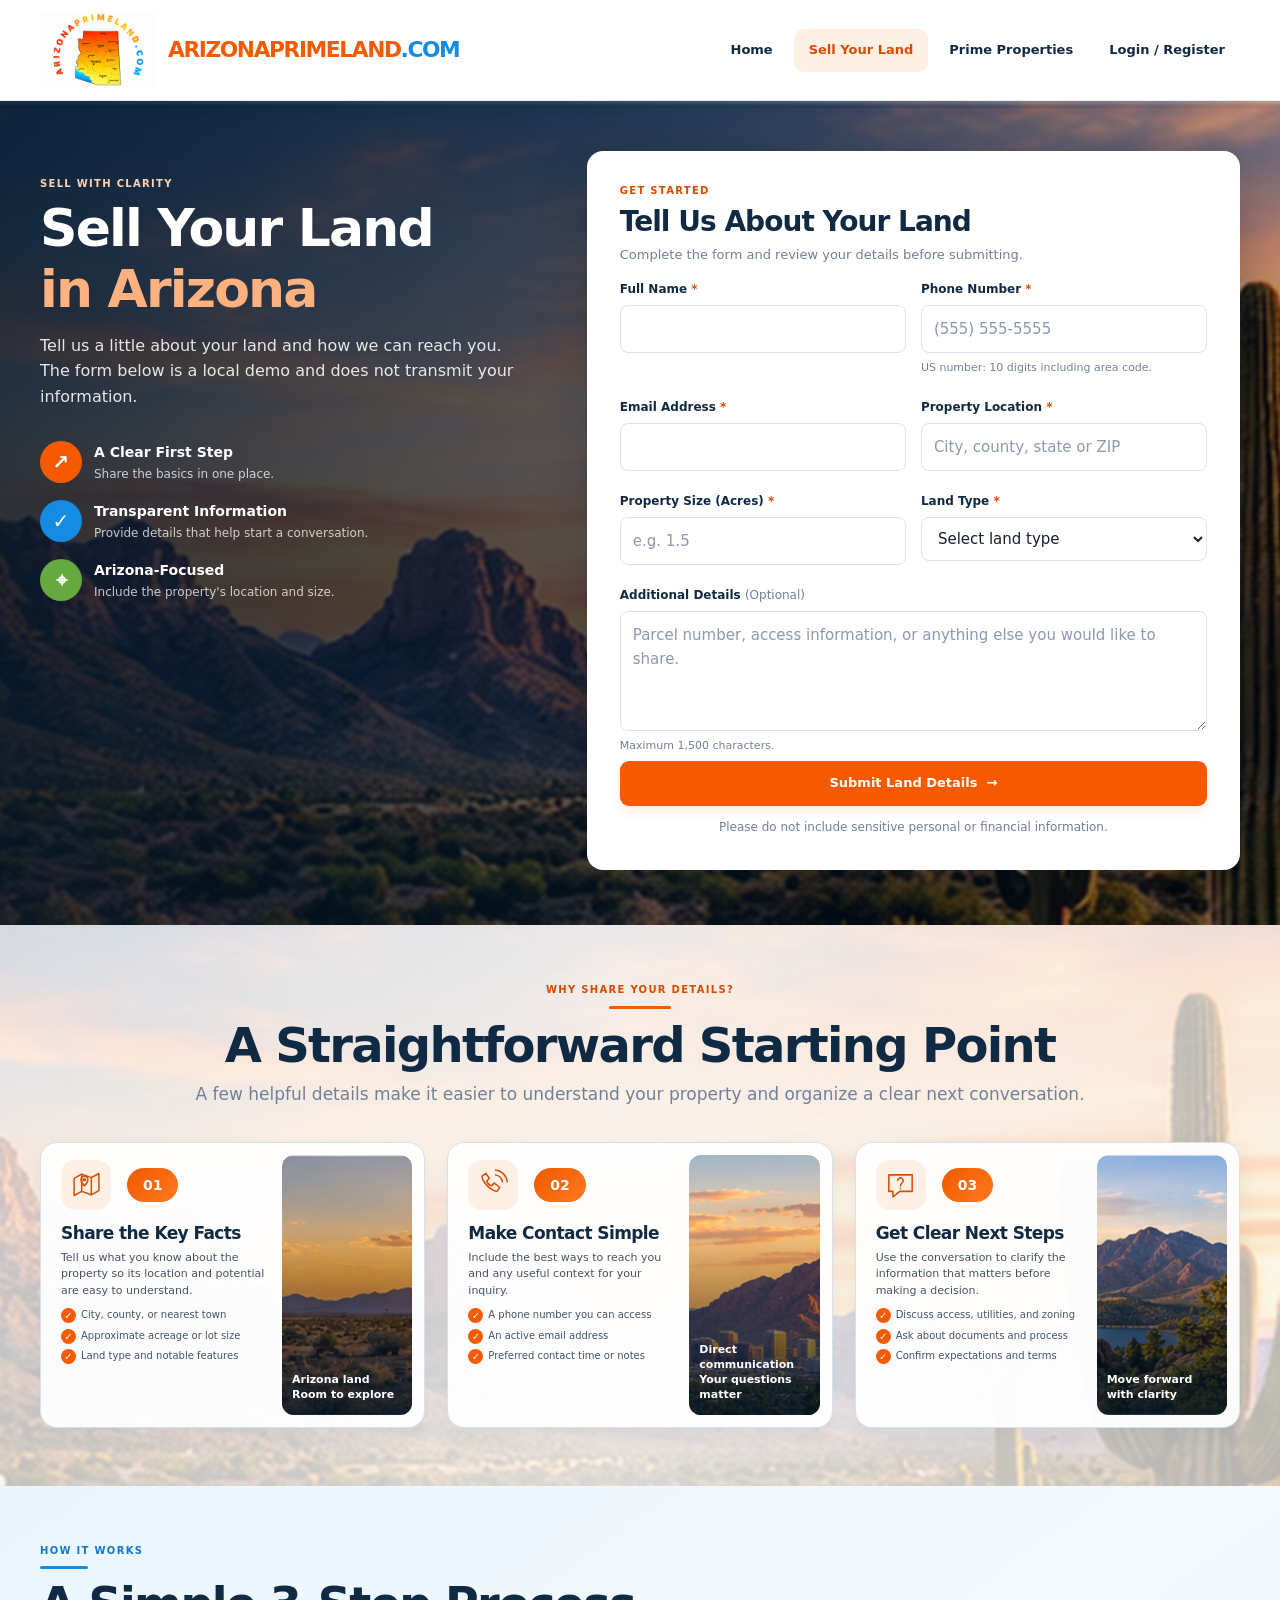
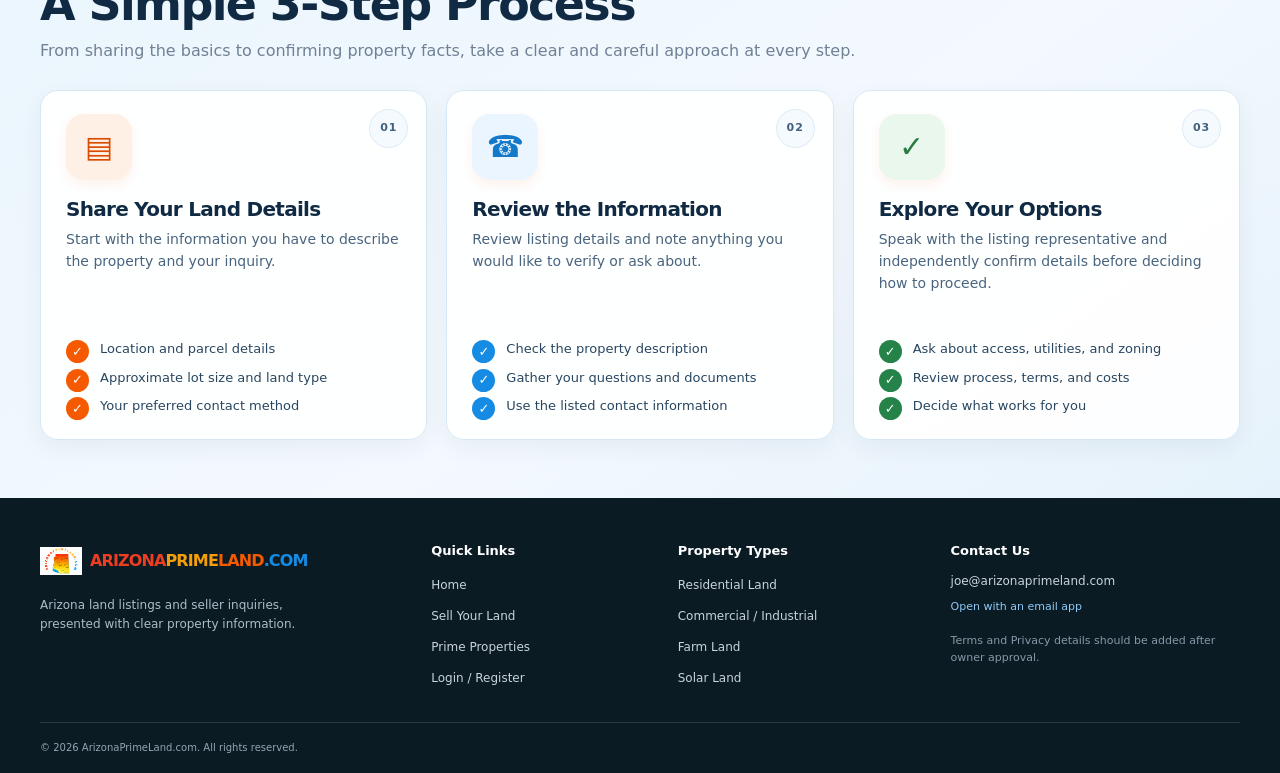
<file: sell-your-land.html>
<!doctype html>
<html lang="en">
  <head>
    <meta charset="utf-8" />
    <meta name="viewport" content="width=device-width, initial-scale=1" />
    <meta
      name="description"
      content="Share basic information about land you would like to sell in Arizona."
    />
    <title>Sell Your Land | ArizonaPrimeLand.com</title>
    <link rel="stylesheet" href="css/styles.css" />
    <script src="js/site.js" defer></script>
    <script src="js/sell-your-land.js" defer></script>
  </head>
  <body>
    <a class="skip-link" href="#main-content">Skip to main content</a>
    <header class="site-header">
      <div class="container header-inner">
        <a class="brand" href="index.html" aria-label="Arizona Prime Land home"
          ><img
            src="assets/logo/arizona-prime-land-source-logo.png"
            alt=""
            class="brand__logo"
          /><span class="brand__wordmark"
            ><span>ARIZONA</span><span>PRIME</span><span>LAND</span
            ><b>.COM</b></span
          ></a
        >
        <button
          class="menu-toggle"
          type="button"
          data-menu-toggle
          aria-expanded="false"
          aria-controls="primary-navigation"
        >
          <span class="menu-toggle__bars" aria-hidden="true"></span
          ><span class="sr-only">Toggle navigation</span>
        </button>
        <nav
          id="primary-navigation"
          class="primary-navigation"
          aria-label="Primary navigation"
        >
          <a data-nav-link href="index.html">Home</a
          ><a data-nav-link href="sell-your-land.html" aria-current="page"
            >Sell Your Land</a
          ><a data-nav-link href="prime-properties.html">Prime Properties</a
          ><a data-login-link data-nav-link href="login-register.html"
            >Login / Register</a
          ><a data-account-link data-nav-link href="login-register.html" hidden
            >My Account</a
          ><button class="nav-logout" data-logout-button type="button" hidden>
            Logout
          </button>
        </nav>
      </div>
    </header>
    <main id="main-content">
      <section class="sell-hero">
        <div class="sell-hero__image" aria-hidden="true"></div>
        <div class="container sell-hero__inner">
          <div class="sell-intro">
            <p class="eyebrow eyebrow--light">Sell with clarity</p>
            <h1>Sell Your Land <span>in Arizona</span></h1>
            <p>
              Tell us a little about your land and how we can reach you. The
              form below is a local demo and does not transmit your information.
            </p>
            <div class="benefit-list">
              <div class="benefit-item">
                <span class="benefit-item__icon" aria-hidden="true">↗</span>
                <div>
                  <strong>A Clear First Step</strong>
                  <p>Share the basics in one place.</p>
                </div>
              </div>
              <div class="benefit-item">
                <span
                  class="benefit-item__icon benefit-item__icon--blue"
                  aria-hidden="true"
                  >✓</span
                >
                <div>
                  <strong>Transparent Information</strong>
                  <p>Provide details that help start a conversation.</p>
                </div>
              </div>
              <div class="benefit-item">
                <span
                  class="benefit-item__icon benefit-item__icon--green"
                  aria-hidden="true"
                  >⌖</span
                >
                <div>
                  <strong>Arizona-Focused</strong>
                  <p>Include the property's location and size.</p>
                </div>
              </div>
            </div>
          </div>
          <div class="form-card seller-form-card">
            <p class="eyebrow">Get started</p>
            <h2>Tell Us About Your Land</h2>
            <p class="muted">
              Complete the form and review your details before submitting.
            </p>
            <p
              id="seller-error-summary"
              class="form-error form-error--summary"
              role="alert"
              hidden
            ></p>
            <div
              id="seller-success"
              class="form-status form-status--success"
              role="status"
              aria-live="polite"
              tabindex="-1"
              hidden
            ></div>
            <form id="sell-land-form" novalidate>
              <div class="form-grid form-grid--two">
                <div class="field">
                  <label for="seller-name"
                    >Full Name <span class="required-mark">*</span></label
                  ><input
                    id="seller-name"
                    name="name"
                    type="text"
                    autocomplete="name"
                    minlength="2"
                    required
                  /><small
                    class="field-error"
                    data-error-for="seller-name"
                  ></small>
                </div>
                <div class="field">
                  <label for="seller-phone"
                    >Phone Number <span class="required-mark">*</span></label
                  ><input
                    id="seller-phone"
                    name="phone"
                    type="tel"
                    autocomplete="tel"
                    placeholder="(555) 555-5555"
                    required
                    aria-describedby="seller-phone-help"
                  /><small id="seller-phone-help" class="field-help"
                    >US number: 10 digits including area code.</small
                  ><small
                    class="field-error"
                    data-error-for="seller-phone"
                  ></small>
                </div>
                <div class="field">
                  <label for="seller-email"
                    >Email Address <span class="required-mark">*</span></label
                  ><input
                    id="seller-email"
                    name="email"
                    type="email"
                    autocomplete="email"
                    required
                  /><small
                    class="field-error"
                    data-error-for="seller-email"
                  ></small>
                </div>
                <div class="field">
                  <label for="seller-location"
                    >Property Location
                    <span class="required-mark">*</span></label
                  ><input
                    id="seller-location"
                    name="location"
                    type="text"
                    placeholder="City, county, state or ZIP"
                    required
                  /><small
                    class="field-error"
                    data-error-for="seller-location"
                  ></small>
                </div>
                <div class="field">
                  <label for="seller-acres"
                    >Property Size (Acres)
                    <span class="required-mark">*</span></label
                  ><input
                    id="seller-acres"
                    name="acres"
                    type="number"
                    min="0.01"
                    step="any"
                    placeholder="e.g. 1.5"
                    required
                  /><small
                    class="field-error"
                    data-error-for="seller-acres"
                  ></small>
                </div>
                <div class="field">
                  <label for="seller-land-type"
                    >Land Type <span class="required-mark">*</span></label
                  ><select id="seller-land-type" name="landType" required>
                    <option value="">Select land type</option>
                    <option>Residential</option>
                    <option>Commercial / Industrial</option>
                    <option>Farm</option>
                    <option>Solar</option>
                    <option>Other</option></select
                  ><small
                    class="field-error"
                    data-error-for="seller-land-type"
                  ></small>
                </div>
                <div class="field field--full">
                  <label for="seller-details"
                    >Additional Details
                    <span class="optional-mark">(Optional)</span></label
                  ><textarea
                    id="seller-details"
                    name="details"
                    rows="4"
                    maxlength="1500"
                    placeholder="Parcel number, access information, or anything else you would like to share."
                  ></textarea
                  ><small class="field-help">Maximum 1,500 characters.</small
                  ><small
                    class="field-error"
                    data-error-for="seller-details"
                  ></small>
                </div>
              </div>
              <button class="button button--primary button--full" type="submit">
                Submit Land Details <span aria-hidden="true">→</span>
              </button>
              <p class="form-privacy-note">
                Please do not include sensitive personal or financial
                information.
              </p>
            </form>
          </div>
        </div>
      </section>
      <section
        class="section seller-prep-section"
        aria-labelledby="why-sell-heading"
      >
        <div class="container">
          <div class="section-heading seller-prep-heading">
            <p class="eyebrow">Why share your details?</p>
            <h2 id="why-sell-heading">A Straightforward Starting Point</h2>
            <p class="muted">
              A few helpful details make it easier to understand your property
              and organize a clear next conversation.
            </p>
          </div>
          <div class="value-grid seller-prep-grid">
            <article class="value-card seller-prep-card">
              <div class="seller-prep-card__top">
                <span class="seller-prep-card__icon" aria-hidden="true">
                  <svg viewBox="0 0 48 48" fill="none"><path d="m6 15 11-6 14 5 11-6v25l-11 6-14-5-11 6V15Z"/><path d="m17 9v25m14-20v25"/><path d="M26 17a5 5 0 1 0-10 0c0 4 5 9 5 9s5-5 5-9Z"/><circle cx="21" cy="17" r="1.5"/></svg>
                </span><span class="seller-prep-card__number">01</span>
              </div>
              <h3>Share the Key Facts</h3>
              <p>
                Tell us what you know about the property so its location and
                potential are easy to understand.
              </p>
              <ul class="seller-prep-card__list">
                <li>City, county, or nearest town</li>
                <li>Approximate acreage or lot size</li>
                <li>Land type and notable features</li>
              </ul>
              <div class="seller-prep-card__visual">
                <img src="assets/images/city-tonopah-generated.png" alt="" loading="lazy" />
                <span>Arizona land<br />Room to explore</span>
              </div>
            </article>
            <article class="value-card seller-prep-card">
              <div class="seller-prep-card__top">
                <span class="seller-prep-card__icon" aria-hidden="true">
                  <svg viewBox="0 0 48 48" fill="none"><path d="M13 8 8 11c-2 2 1 9 7 15s13 9 15 7l3-5-8-6-4 4c-3-1-6-4-7-7l4-4-5-7Z"/><path d="M27 10c5 1 9 5 10 10m-10-17c9 1 16 8 17 17"/></svg>
                </span><span class="seller-prep-card__number">02</span>
              </div>
              <h3>Make Contact Simple</h3>
              <p>
                Include the best ways to reach you and any useful context for
                your inquiry.
              </p>
              <ul class="seller-prep-card__list">
                <li>A phone number you can access</li>
                <li>An active email address</li>
                <li>Preferred contact time or notes</li>
              </ul>
              <div class="seller-prep-card__visual">
                <img src="assets/images/city-phoenix-generated.png" alt="" loading="lazy" />
                <span>Direct communication<br />Your questions matter</span>
              </div>
            </article>
            <article class="value-card seller-prep-card">
              <div class="seller-prep-card__top">
                <span class="seller-prep-card__icon" aria-hidden="true">
                  <svg viewBox="0 0 48 48" fill="none"><path d="M7 10h34v24H23l-10 8v-8H7V10Z"/><path d="M20 18a4 4 0 1 1 7 3c-2 2-3 2-3 5m0 4h.01"/></svg>
                </span><span class="seller-prep-card__number">03</span>
              </div>
              <h3>Get Clear Next Steps</h3>
              <p>
                Use the conversation to clarify the information that matters
                before making a decision.
              </p>
              <ul class="seller-prep-card__list">
                <li>Discuss access, utilities, and zoning</li>
                <li>Ask about documents and process</li>
                <li>Confirm expectations and terms</li>
              </ul>
              <div class="seller-prep-card__visual">
                <img src="assets/images/city-prescott-generated.png" alt="" loading="lazy" />
                <span>Move forward<br />with clarity</span>
              </div>
            </article>
          </div>
        </div>
      </section>
      <section class="section seller-process-section">
        <div class="container">
          <div class="section-heading">
            <p class="eyebrow eyebrow--blue">How it works</p>
            <h2>A Simple 3-Step Process</h2>
              <p class="muted">
                From sharing the basics to confirming property facts, take a
                clear and careful approach at every step.
              </p>
          </div>
          <div class="steps-grid steps-grid--three seller-process-grid">
            <article class="step-card">
              <span class="step-card__number">01</span
              ><span class="step-card__icon" aria-hidden="true">▤</span>
              <h3>Share Your Land Details</h3>
              <p>
                Start with the information you have to describe the property
                and your inquiry.
              </p>
              <ul class="seller-process-list">
                <li>Location and parcel details</li>
                <li>Approximate lot size and land type</li>
                <li>Your preferred contact method</li>
              </ul>
            </article>
            <article class="step-card">
              <span class="step-card__number">02</span
              ><span
                class="step-card__icon step-card__icon--blue"
                aria-hidden="true"
                >☎</span
              >
              <h3>Review the Information</h3>
              <p>
                Review listing details and note anything you would like to
                verify or ask about.
              </p>
              <ul class="seller-process-list">
                <li>Check the property description</li>
                <li>Gather your questions and documents</li>
                <li>Use the listed contact information</li>
              </ul>
            </article>
            <article class="step-card">
              <span class="step-card__number">03</span
              ><span
                class="step-card__icon step-card__icon--green"
                aria-hidden="true"
                >✓</span
              >
              <h3>Explore Your Options</h3>
              <p>
                Speak with the listing representative and independently
                confirm details before deciding how to proceed.
              </p>
              <ul class="seller-process-list">
                <li>Ask about access, utilities, and zoning</li>
                <li>Review process, terms, and costs</li>
                <li>Decide what works for you</li>
              </ul>
            </article>
          </div>

        </div>
      </section>
    </main>
    <footer class="site-footer">
      <div class="container footer-grid">
        <div class="footer-brand">
          <a class="brand brand--footer" href="index.html"
            ><img
              src="assets/logo/arizona-prime-land-source-logo.png"
              alt=""
              class="brand__logo"
            /><span class="brand__wordmark"
              ><span>ARIZONA</span><span>PRIME</span><span>LAND</span
              ><b>.COM</b></span
            ></a
          >
          <p>
            Arizona land listings and seller inquiries, presented with clear
            property information.
          </p>
        </div>
        <div>
          <h2 class="footer-heading">Quick Links</h2>
          <ul class="footer-links">
            <li><a href="index.html">Home</a></li>
            <li><a href="sell-your-land.html">Sell Your Land</a></li>
            <li><a href="prime-properties.html">Prime Properties</a></li>
            <li><a href="login-register.html">Login / Register</a></li>
          </ul>
        </div>
        <div>
          <h2 class="footer-heading">Property Types</h2>
          <ul class="footer-links">
            <li>
              <a href="prime-properties.html?type=Residential%20Land"
                >Residential Land</a
              >
            </li>
            <li>
              <a href="prime-properties.html?type=Commercial%20Land"
                >Commercial / Industrial</a
              >
            </li>
            <li><a href="prime-properties.html?type=Farm%20Land">Farm Land</a></li>
            <li><a href="prime-properties.html?type=Solar%20Land">Solar Land</a></li>
          </ul>
        </div>
        <div>
          <h2 class="footer-heading">Contact Us</h2>
          <a
            data-company-gmail
            href="https://mail.google.com/mail/?view=cm&fs=1&to=joe%40arizonaprimeland.com"
            >joe@arizonaprimeland.com</a
          ><a
            class="footer-fallback"
            data-company-mailto
            href="mailto:joe@arizonaprimeland.com"
            >Open with an email app</a
          >
          <p class="footer-legal">
            Terms and Privacy details should be added after owner approval.
          </p>
        </div>
      </div>
      <div class="container footer-bottom">
        <span
          >© <span data-current-year></span> ArizonaPrimeLand.com. All rights
          reserved.</span
        >
      </div>
    </footer>
  </body>
</html>
</file>
<file: css/styles.css>
/* ArizonaPrimeLand.com — custom CSS only; no framework or component library. */
:root {
  --apl-orange: #f65a00;
  --apl-orange-dark: #d94c00;
  --apl-blue: #168be3;
  --apl-navy: #102a43;
  --apl-ink: #15212d;
  --apl-text: #425466;
  --apl-muted: #718096;
  --apl-border: #d9e2ec;
  --apl-surface: #ffffff;
  --apl-surface-soft: #f8f6f2;
  --apl-blue-soft: #eaf5ff;
  --apl-orange-soft: #fff0e6;
  --apl-footer: #0b1b23;
  --apl-success: #2e7d32;
  --apl-danger: #c62828;
  --radius-sm: 6px;
  --radius-md: 12px;
  --radius-lg: 18px;
  --shadow-card: 0 8px 24px rgba(16, 42, 67, 0.08);
  --shadow-raised: 0 16px 42px rgba(9, 30, 48, 0.15);
  --content-max: 1200px;
  --font:
    ui-sans-serif, system-ui, -apple-system, BlinkMacSystemFont, "Segoe UI",
    sans-serif;
}
* {
  box-sizing: border-box;
}
html {
  scroll-behavior: smooth;
  scroll-padding-top: 96px;
}
body {
  margin: 0;
  color: var(--apl-text);
  background: var(--apl-surface-soft);
  font-family: var(--font);
  font-size: 15px;
  line-height: 1.6;
  -webkit-font-smoothing: antialiased;
}
[hidden] {
  display: none !important;
}
img {
  display: block;
  max-width: 100%;
}
a {
  color: var(--apl-blue);
  text-decoration: none;
}
a:hover {
  color: var(--apl-orange-dark);
}
button,
input,
select,
textarea {
  font: inherit;
}
button,
select {
  cursor: pointer;
}
button:disabled {
  cursor: not-allowed;
  opacity: 0.65;
}
:focus-visible {
  outline: 3px solid #168be3;
  outline-offset: 3px;
}
::selection {
  background: #ffe1cd;
  color: var(--apl-navy);
}
.container {
  width: min(var(--content-max), calc(100% - 48px));
  margin-inline: auto;
}
.sr-only {
  position: absolute !important;
  width: 1px !important;
  height: 1px !important;
  padding: 0 !important;
  margin: -1px !important;
  overflow: hidden !important;
  clip: rect(0, 0, 0, 0) !important;
  white-space: nowrap !important;
  border: 0 !important;
}
.skip-link {
  position: fixed;
  z-index: 200;
  top: 8px;
  left: 8px;
  transform: translateY(-160%);
  background: var(--apl-navy);
  color: white;
  padding: 10px 14px;
  border-radius: 8px;
}
.skip-link:focus {
  transform: translateY(0);
  color: white;
}

/* Global header and navigation */
.site-header {
  position: sticky;
  top: 0;
  z-index: 50;
  background: rgba(255, 255, 255, 0.97);
  border-bottom: 1px solid rgba(16, 42, 67, 0.09);
  box-shadow: 0 3px 18px rgba(16, 42, 67, 0.035);
  backdrop-filter: blur(12px);
}
.header-inner {
  min-height: 100px;
  display: flex;
  align-items: center;
  justify-content: space-between;
  gap: 26px;
}
.brand {
  display: inline-flex;
  align-items: center;
  gap: 8px;
  min-width: 0;
  flex-shrink: 0;
}
.brand__logo {
  width: 48px;
  height: 45px;
  object-fit: contain;
  object-position: center;
  border-radius: 5px;
}
.brand__wordmark {
  display: inline-flex;
  align-items: baseline;
  gap: 0;
  white-space: nowrap;
  font-size: clamp(13px, 1.35vw, 18px);
  font-weight: 900;
  letter-spacing: -0.055em;
  line-height: 1;
}
.brand__wordmark span:nth-child(1) {
  color: #ee3d20;
}
.brand__wordmark span:nth-child(2) {
  color: #f59e0b;
}
.brand__wordmark span:nth-child(3) {
  color: #f65a00;
}
.brand__wordmark b {
  color: var(--apl-blue);
  font-weight: 900;
}
.site-header .brand {
  width: auto;
  justify-content: flex-start;
  gap: 12px;
}
.site-header .brand__wordmark {
  display: inline-flex;
  font-size: clamp(17px, 1.7vw, 23px);
  letter-spacing: -0.065em;
}
.site-header .brand__logo {
  width: 116px;
  height: 80px;
  flex: 0 0 auto;
}
.site-header .brand__wordmark span:nth-child(1),
.site-header .brand__wordmark span:nth-child(2),
.site-header .brand__wordmark span:nth-child(3) {
  color: var(--apl-orange);
}
.primary-navigation {
  flex: 1;
  display: flex;
  align-items: center;
  justify-content: flex-end;
  gap: 6px;
}
.primary-navigation a {
  display: inline-flex;
  align-items: center;
  justify-content: center;
  padding: 10px 15px;
  min-height: 43px;
  border-radius: 10px;
  color: var(--apl-navy);
  font-size: 13px;
  font-weight: 750;
  white-space: nowrap;
  transition:
    background 0.18s ease,
    color 0.18s ease;
}
.primary-navigation a:hover,
.primary-navigation a[aria-current="page"] {
  background: var(--apl-orange-soft);
  color: var(--apl-orange-dark);
}
.nav-logout {
  background: transparent;
  border: 1px solid var(--apl-border);
  color: var(--apl-navy);
  border-radius: 9px;
  padding: 9px 12px;
  font-size: 13px;
  font-weight: 750;
}
.nav-logout:hover {
  border-color: var(--apl-orange);
  color: var(--apl-orange-dark);
}
.menu-toggle {
  display: none;
  width: 42px;
  height: 42px;
  border-radius: 9px;
  border: 1px solid var(--apl-border);
  background: white;
  align-items: center;
  justify-content: center;
}
.menu-toggle__bars,
.menu-toggle__bars::before,
.menu-toggle__bars::after {
  display: block;
  width: 18px;
  height: 2px;
  background: var(--apl-navy);
  border-radius: 2px;
  position: relative;
}
.menu-toggle__bars::before,
.menu-toggle__bars::after {
  content: "";
  position: absolute;
  left: 0;
}
.menu-toggle__bars::before {
  top: -6px;
}
.menu-toggle__bars::after {
  top: 6px;
}

/* Shared typography, sections and buttons */
h1,
h2,
h3,
h4 {
  color: var(--apl-navy);
  line-height: 1.18;
  letter-spacing: -0.035em;
  margin: 0 0 12px;
}
h1 {
  font-size: clamp(34px, 4.2vw, 52px);
  font-weight: 850;
}
h2 {
  font-size: clamp(26px, 2.8vw, 34px);
  font-weight: 820;
}
h3 {
  font-size: 18px;
  font-weight: 780;
}
p {
  margin: 0 0 14px;
}
.eyebrow {
  margin: 0 0 8px;
  text-transform: uppercase;
  letter-spacing: 0.13em;
  font-size: 10px;
  line-height: 1.3;
  font-weight: 850;
  color: var(--apl-orange-dark);
}
.eyebrow--light {
  color: #ffd1b4;
}
.eyebrow--blue {
  color: #1479c9;
}
.muted {
  color: var(--apl-muted);
}
.section {
  padding-block: 58px;
}
.section--blue-soft {
  background: var(--apl-blue-soft);
}
.section-heading {
  margin-bottom: 27px;
}
.section-heading h2 {
  margin-bottom: 7px;
}
.section-heading p:last-child {
  margin-bottom: 0;
}
.section-heading--row {
  display: flex;
  align-items: flex-end;
  justify-content: space-between;
  gap: 25px;
}
.button {
  display: inline-flex;
  justify-content: center;
  align-items: center;
  gap: 9px;
  border: 1px solid transparent;
  border-radius: 9px;
  min-height: 45px;
  padding: 11px 18px;
  font-weight: 800;
  font-size: 13px;
  line-height: 1.2;
  text-align: center;
  cursor: pointer;
  transition:
    transform 0.15s ease,
    background 0.15s ease,
    border-color 0.15s ease,
    box-shadow 0.15s ease;
}
.button:hover {
  transform: translateY(-1px);
}
.button--primary {
  color: white;
  background: var(--apl-orange);
  box-shadow: 0 5px 12px rgba(246, 90, 0, 0.12);
}
.button--primary:hover {
  color: white;
  background: var(--apl-orange-dark);
  box-shadow: 0 8px 18px rgba(246, 90, 0, 0.2);
}
.button--outline {
  color: var(--apl-orange-dark);
  background: #fff;
  border-color: #f9a178;
}
.button--outline:hover {
  background: var(--apl-orange-soft);
  border-color: var(--apl-orange);
  color: var(--apl-orange-dark);
}
.button--blue {
  color: #1479c9;
  border-color: #91c8f3;
}
.button--blue:hover {
  background: #ddf0ff;
}
.button--light {
  background: white;
  color: var(--apl-navy);
}
.button--light:hover {
  color: var(--apl-orange-dark);
  background: #fff6ef;
}
.button--small {
  min-height: 36px;
  padding: 8px 13px;
  font-size: 12px;
}
.button--full {
  width: 100%;
}
.button-row {
  display: flex;
  flex-wrap: wrap;
  gap: 12px;
  margin-top: 20px;
}
.text-link {
  color: var(--apl-orange-dark);
  font-weight: 800;
  font-size: 13px;
}
.text-link:hover {
  text-decoration: underline;
}
.small-note,
.legal-note,
.form-privacy-note {
  color: var(--apl-muted);
  font-size: 12px;
}
.small-note {
  margin-top: 16px;
  margin-bottom: 0;
}

/* Inputs and feedback */
.field {
  display: flex;
  flex-direction: column;
  gap: 6px;
  min-width: 0;
}
.field label,
.filter-fieldset legend {
  color: var(--apl-navy);
  font-size: 12px;
  font-weight: 800;
}
.field input,
.field select,
.field textarea,
.field-range input {
  width: 100%;
  min-width: 0;
  border: 1px solid var(--apl-border);
  border-radius: 8px;
  background: #fff;
  color: var(--apl-ink);
  padding: 11px 12px;
  outline-offset: 1px;
  transition:
    border-color 0.15s ease,
    box-shadow 0.15s ease;
}
.field input,
.field select,
.field-range input {
  min-height: 44px;
}
.field textarea {
  min-height: 104px;
  resize: vertical;
}
.field input::placeholder,
.field textarea::placeholder {
  color: #8a9aaf;
}
.field input:focus,
.field select:focus,
.field textarea:focus {
  border-color: var(--apl-blue);
  box-shadow: 0 0 0 3px rgba(22, 139, 227, 0.1);
  outline: none;
}
.field input[aria-invalid="true"],
.field select[aria-invalid="true"],
.field textarea[aria-invalid="true"] {
  border-color: var(--apl-danger);
}
.field-error {
  min-height: 0;
  color: var(--apl-danger);
  font-size: 11px;
  font-weight: 650;
}
.field-help {
  color: var(--apl-muted);
  font-size: 11px;
}
.required-mark {
  color: var(--apl-orange-dark);
}
.optional-mark {
  color: var(--apl-muted);
  font-weight: 500;
}
.form-status {
  padding: 12px 13px;
  border-radius: 9px;
  border: 1px solid #bcdcc0;
  color: #205b26;
  background: #f0faf1;
  margin: 14px 0;
  font-size: 13px;
}
.form-status--success {
  margin: 16px 0;
  padding: 14px 15px;
  font-weight: 750;
}
.form-status.notice,
.form-status--notice {
  color: #174c75;
  background: #eaf5ff;
  border-color: #b9ddf8;
}
.form-status.error,
.form-error,
.form-error--summary {
  color: #9d2020;
  background: #fff1f0;
  border: 1px solid #f2bbbb;
  border-radius: 8px;
  padding: 9px 11px;
  font-size: 12px;
}
.form-error {
  margin: 12px 0 0;
}
.form-error--summary {
  margin-bottom: 16px;
  font-weight: 700;
}
.demo-note {
  border-radius: 9px;
  background: #fff8e8;
  border: 1px solid #f0d7a4;
  padding: 11px 12px;
  margin: 14px 0 18px;
  color: #604a1b;
  font-size: 12px;
  line-height: 1.45;
}
.demo-note--compact {
  margin: 10px 0 18px;
}

/* Home page */
.home-hero {
  position: relative;
  min-height: 680px;
  display: flex;
  align-items: flex-start;
  color: white;
  background: var(--apl-navy);
  overflow: hidden;
}
.home-hero__image,
.sell-hero__image,
.page-hero__image,
.auth-hero__image,
.cta-banner__image {
  position: absolute;
  inset: 0;
  background-size: cover;
  background-position: center 48%;
}
.home-hero__image {
  background-image:
    linear-gradient(
      90deg,
      rgba(31, 17, 24, 0.66),
      rgba(88, 31, 18, 0.24) 66%,
      rgba(31, 16, 20, 0.1)
    ),
    url("../assets/images/banner-imag.jpg");
  background-position: center;
}
.home-hero__content {
  position: relative;
  z-index: 2;
  padding-block: 52px 0;
}
.home-hero h1 {
  max-width: 660px;
  color: white;
  margin-bottom: 13px;
  text-shadow: 0 2px 16px rgba(0, 0, 0, 0.24);
}
.home-hero h1 span {
  display: block;
  color: #ffb180;
}
.home-hero__intro {
  max-width: 560px;
  margin: 0;
  color: rgba(255, 255, 255, 0.9);
  font-size: 17px;
}
.search-card-wrap {
  position: absolute;
  top: 275px;
  right: 0;
  left: 0;
  z-index: 4;
  margin: 0 auto;
  pointer-events: none;
}
.search-card {
  width: 100%;
  padding: 24px;
  background: rgba(255, 255, 255, 0.98);
  border: 1px solid rgba(255, 255, 255, 0.9);
  border-radius: var(--radius-lg);
  box-shadow: var(--shadow-raised);
  pointer-events: auto;
}
.search-card__heading {
  display: flex;
  justify-content: space-between;
  align-items: flex-start;
  margin-bottom: 18px;
}
.search-card__heading h2 {
  font-size: 24px;
  margin-bottom: 6px;
}
.search-card__heading .muted {
  margin: 0;
  font-size: 13px;
}
.search-fields {
  display: grid;
  gap: 14px;
}
.search-fields--home {
  grid-template-columns: 1.45fr 1fr repeat(4, 0.75fr);
  align-items: end;
}
.search-fields--home .field:nth-child(7),
.search-fields--home .field:nth-child(8),
.search-fields--home .field:nth-child(9),
.search-fields--home .field:nth-child(10) {
  grid-column: span 1;
}
.search-fields--home .field label {
  font-size: 11px;
}
.search-fields--home .field input,
.search-fields--home .field select {
  font-size: 12px;
  padding: 10px 9px;
}
.search-fields__submit {
  grid-column: span 2;
  min-height: 44px;
}
#home-featured-listing {
  display: flex;
}
.property-carousel__track,
.review-carousel__track {
  display: flex;
  gap: 20px;
  overflow-x: auto;
  scroll-snap-type: x mandatory;
  scroll-behavior: smooth;
  padding: 2px 2px 14px;
  scrollbar-width: none;
}
.property-carousel__track::-webkit-scrollbar,
.review-carousel__track::-webkit-scrollbar {
  display: none;
}
.property-carousel .property-card {
  flex: 0 0 min(390px, 85vw);
  scroll-snap-align: start;
}
.property-carousel__controls,
.review-carousel__controls {
  display: flex;
  justify-content: flex-end;
  gap: 8px;
  margin-top: 4px;
}
.property-carousel__button,
.review-carousel__button {
  display: inline-grid;
  place-items: center;
  width: 42px;
  height: 42px;
  padding: 0;
  border: 1px solid #f9a178;
  border-radius: 50%;
  color: var(--apl-orange-dark);
  background: #fff;
  font-size: 20px;
  font-weight: 800;
  transition:
    background 0.15s ease,
    color 0.15s ease,
    transform 0.15s ease;
}
.property-carousel__button:hover,
.review-carousel__button:hover {
  color: white;
  background: var(--apl-orange);
  transform: translateY(-1px);
}
.featured-layout {
  display: grid;
  grid-template-columns: minmax(0, 1.5fr) minmax(260px, 0.8fr);
  gap: 20px;
}
.property-card {
  background: white;
  border: 1px solid rgba(16, 42, 67, 0.07);
  border-radius: 13px;
  overflow: hidden;
  min-width: 0;
  box-shadow: 0 5px 18px rgba(16, 42, 67, 0.05);
}
.property-card__image-link {
  display: block;
  position: relative;
  background: #e2eaf0;
  overflow: hidden;
}
.property-card__image {
  width: 100%;
  height: 205px;
  object-fit: cover;
  transition: transform 0.3s ease;
}
.property-card__image-link:hover .property-card__image {
  transform: scale(1.025);
}
.status-badge {
  position: absolute;
  top: 14px;
  left: 14px;
  display: inline-flex;
  border-radius: 6px;
  padding: 6px 10px;
  background: var(--apl-orange);
  color: white;
  font-size: 11px;
  line-height: 1.1;
  font-weight: 850;
}
.status-badge--green {
  background: #2c7a3f;
}
.property-card__body {
  padding: 17px;
}
.property-card__title {
  font-size: 17px;
  margin: 0 0 5px;
}
.property-card__title a {
  color: var(--apl-navy);
}
.property-card__title a:hover {
  color: var(--apl-orange-dark);
}
.property-card__location {
  margin: 0 0 12px;
  font-size: 12px;
  color: var(--apl-muted);
}
.property-card__facts {
  display: flex;
  flex-wrap: wrap;
  gap: 8px 12px;
  color: var(--apl-text);
  font-size: 12px;
}
.property-card__bottom {
  display: flex;
  align-items: center;
  justify-content: space-between;
  gap: 10px;
  border-top: 1px solid #edf1f5;
  padding-top: 13px;
  margin-top: 13px;
}
.property-price {
  color: var(--apl-orange-dark);
  font-size: 22px;
  font-weight: 900;
  letter-spacing: -0.03em;
}
.inventory-note {
  display: flex;
  flex-direction: column;
  justify-content: center;
  align-items: flex-start;
  padding: 28px;
  border: 1px dashed #eab08e;
  border-radius: 14px;
  background: linear-gradient(135deg, #fff8f1, white);
}
.inventory-note__icon {
  display: inline-grid;
  place-items: center;
  width: 48px;
  height: 48px;
  margin-bottom: 18px;
  border-radius: 50%;
  color: var(--apl-orange-dark);
  background: var(--apl-orange-soft);
  font-size: 26px;
}
.inventory-note h3 {
  font-size: 23px;
  max-width: 330px;
}
.inventory-note p {
  font-size: 14px;
}
.inventory-note--horizontal {
  display: flex;
  flex-direction: row;
  align-items: center;
  gap: 18px;
  padding: 22px;
}
.inventory-note--horizontal .inventory-note__icon {
  flex-shrink: 0;
  margin: 0;
}
.inventory-note--horizontal h3 {
  font-size: 18px;
  margin-bottom: 5px;
}
.inventory-note--horizontal p {
  margin: 0;
}
.inventory-note--horizontal .button {
  margin-left: auto;
  flex-shrink: 0;
}
.city-carousel {
  position: relative;
}
.city-grid {
  display: flex;
  gap: 22px;
  overflow-x: auto;
  scroll-snap-type: x mandatory;
  scroll-behavior: smooth;
  padding: 2px 2px 12px;
  scrollbar-width: none;
}
.city-grid::-webkit-scrollbar {
  display: none;
}
.city-card {
  display: flex;
  flex: 0 0 min(360px, 84vw);
  flex-direction: column;
  min-height: 330px;
  scroll-snap-align: start;
  background: white;
  border-radius: 15px;
  overflow: hidden;
  color: var(--apl-navy);
  border: 1px solid rgba(16, 42, 67, 0.08);
  transition:
    transform 0.18s ease,
    box-shadow 0.18s ease;
}
.city-card:hover {
  transform: translateY(-3px);
  box-shadow: var(--shadow-card);
  color: var(--apl-orange-dark);
}
.city-card img {
  width: 100%;
  height: 230px;
  object-fit: cover;
}
.city-card span {
  font-weight: 850;
  font-size: 20px;
  padding: 17px 18px 2px;
}
.city-card small {
  color: var(--apl-muted);
  font-size: 13px;
  padding: 0 18px 17px;
}
.city-carousel__controls {
  display: flex;
  justify-content: flex-end;
  gap: 8px;
  margin-top: 7px;
}
.city-carousel__button {
  display: inline-grid;
  place-items: center;
  width: 42px;
  height: 42px;
  padding: 0;
  border: 1px solid #91c8f3;
  border-radius: 50%;
  color: #1479c9;
  background: white;
  font-size: 20px;
  font-weight: 800;
  transition:
    background 0.15s ease,
    color 0.15s ease,
    transform 0.15s ease;
}
.city-carousel__button:hover {
  color: white;
  background: #1479c9;
  transform: translateY(-1px);
}
.steps-grid {
  display: grid;
  gap: 16px;
}
.steps-grid--four {
  grid-template-columns: repeat(4, minmax(0, 1fr));
}
.steps-grid--three {
  grid-template-columns: repeat(3, minmax(0, 1fr));
}
.process-section {
  position: relative;
  overflow: hidden;
  background: linear-gradient(180deg, #fff 0%, #f8fbfe 100%);
}
.process-section__heading {
  max-width: 740px;
}
.process-flow {
  position: relative;
  isolation: isolate;
  gap: 18px;
}
.process-flow::before {
  content: "";
  position: absolute;
  z-index: -1;
  top: 47px;
  left: 12%;
  right: 12%;
  height: 2px;
  background: repeating-linear-gradient(
    90deg,
    #c8ddee 0 8px,
    transparent 8px 15px
  );
}
.step-card {
  position: relative;
  display: flex;
  flex-direction: column;
  align-items: flex-start;
  min-height: 322px;
  padding: 26px 23px 21px;
  cursor: pointer;
  border: 1px solid #dbe5ee;
  border-radius: 17px;
  background: linear-gradient(150deg, #fff 0%, #fff 70%, #f8fbfe 100%);
  box-shadow: 0 8px 24px rgba(16, 42, 67, 0.055);
  transition:
    transform 0.22s ease,
    box-shadow 0.22s ease,
    border-color 0.22s ease,
    background 0.22s ease;
  animation: process-card-in 0.48s both;
}
.step-card:nth-child(2) {
  animation-delay: 0.06s;
}
.step-card:nth-child(3) {
  animation-delay: 0.12s;
}
.step-card:nth-child(4) {
  animation-delay: 0.18s;
}
.step-card:hover {
  transform: translateY(-7px);
  border-color: #afcfe8;
  box-shadow: 0 16px 32px rgba(16, 42, 67, 0.11);
}
.step-card:active {
  transform: translateY(-2px) scale(0.985);
}
.step-card.is-active {
  border-color: #f1a178;
  background: linear-gradient(145deg, #fff 0%, #fff8f3 100%);
  box-shadow: 0 12px 28px rgba(217, 76, 0, 0.12);
}
.step-card:focus-visible {
  outline: 3px solid rgba(22, 139, 227, 0.45);
  outline-offset: 4px;
}
.step-card__number {
  position: absolute;
  right: 17px;
  top: 15px;
  display: grid;
  place-items: center;
  width: 34px;
  height: 34px;
  border: 1px solid #dceaf5;
  border-radius: 50%;
  color: #7891a8;
  background: white;
  font-size: 11px;
  font-weight: 900;
  letter-spacing: 0.08em;
}
.step-card__kicker {
  margin: -7px 0 7px;
  color: #8a9aaf;
  text-transform: uppercase;
  letter-spacing: 0.12em;
  font-size: 9px;
  font-weight: 850;
}
.step-card__hint {
  display: flex;
  justify-content: space-between;
  align-items: center;
  gap: 8px;
  width: 100%;
  margin-top: auto;
  padding-top: 16px;
  border-top: 1px solid #edf1f5;
  color: var(--apl-orange-dark);
  font-size: 11px;
  font-weight: 850;
}
.step-card__hint span {
  font-size: 17px;
  transition: transform 0.2s ease;
}
.step-card:hover .step-card__hint span,
.step-card.is-active .step-card__hint span {
  transform: translateX(4px);
}
.step-card__icon {
  display: grid;
  place-items: center;
  width: 54px;
  height: 54px;
  margin-bottom: 21px;
  background: var(--apl-orange-soft);
  color: var(--apl-orange-dark);
  border-radius: 17px;
  font-size: 27px;
  font-weight: 700;
  box-shadow: 0 5px 12px rgba(246, 90, 0, 0.08);
  transition:
    transform 0.22s ease,
    border-radius 0.22s ease;
}
.step-card:hover .step-card__icon,
.step-card.is-active .step-card__icon {
  transform: rotate(-5deg) scale(1.06);
  border-radius: 50%;
}
.step-card__icon--blue {
  color: #1479c9;
  background: var(--apl-blue-soft);
}
.step-card__icon--green {
  color: #2b7c43;
  background: #eaf7ec;
}
.step-card h3 {
  margin-bottom: 7px;
}
.step-card p {
  margin: 0;
  font-size: 13px;
}
.about-section {
  position: relative;
  overflow: hidden;
  color: var(--apl-text);
  background: linear-gradient(130deg, #FBF8F3 0%, #F8F6F2 48%, #EDF6FC 100%);
}
.about-section::after {
  content: "AZ";
  position: absolute;
  right: max(3vw, calc((100vw - var(--content-max)) / 2));
  bottom: -145px;
  color: rgba(22,139,227,.045);
  font-size: clamp(220px, 32vw, 440px);
  font-weight: 950;
  letter-spacing: -.1em;
  line-height: 1;
  pointer-events: none;
}
.about-section__layout {
  position: relative;
  z-index: 1;
  display: grid;
  grid-template-columns: minmax(0, .95fr) minmax(400px, 1.05fr);
  align-items: center;
  gap: clamp(38px, 7vw, 100px);
}
.about-section__intro h2 {
  max-width: 520px;
  margin-bottom: 17px;
  color: var(--apl-navy);
  font-size: clamp(32px, 4vw, 48px);
}
.about-section__intro > p:not(.eyebrow) {
  max-width: 500px;
  margin-bottom: 14px;
  color: var(--apl-text);
  font-size: 14px;
  line-height: 1.8;
}
.about-section .eyebrow { color: var(--apl-orange-dark); }
.about-section__intro > .eyebrow {
  margin-bottom: 14px;
  font-size: clamp(14px, 1.25vw, 17px);
  letter-spacing: .11em;
}
.about-section__intro .button { margin-top: 7px; }
.about-section__points { display: grid; gap: 12px; }
.about-point {
  display: grid;
  grid-template-columns: 42px minmax(0,1fr);
  gap: 16px;
  align-items: start;
  padding: 19px 20px;
  border: 1px solid rgba(16,42,67,.08);
  border-left: 3px solid var(--apl-orange);
  border-radius: 13px;
  background: rgba(255,255,255,.88);
  box-shadow: 0 8px 24px rgba(16,42,67,.055);
  transition: transform .18s ease, border-color .18s ease, box-shadow .18s ease;
}
.about-point:hover { transform: translateX(5px); border-color: rgba(22,139,227,.28); box-shadow: 0 13px 28px rgba(16,42,67,.09); }
.about-point__number { display: grid; place-items: center; width: 34px; height: 34px; border-radius: 10px; color: #1479C9; background: var(--apl-blue-soft); font-size: 11px; font-weight: 900; letter-spacing: .06em; }
.about-point h3 { margin: 0 0 5px; color: var(--apl-navy); font-size: 16px; }
.about-point p { margin: 0; color: var(--apl-text); font-size: 12px; line-height: 1.7; }
@keyframes process-card-in {
  from {
    opacity: 0;
    transform: translateY(12px);
  }
  to {
    opacity: 1;
    transform: translateY(0);
  }
}
.review-placeholder {
  display: flex;
  gap: 18px;
  align-items: center;
  max-width: 780px;
  padding: 24px;
  border: 1px solid #cde4f7;
  border-radius: 14px;
  background: rgba(255, 255, 255, 0.8);
}
.review-placeholder__mark {
  font-size: 68px;
  line-height: 0.8;
  font-weight: 900;
  color: #9ccbf0;
}
.review-placeholder h3 {
  margin-bottom: 6px;
}
.review-placeholder p {
  margin: 0;
  font-size: 14px;
}
.reviews-section {
  position: relative;
  overflow: hidden;
  background:
    radial-gradient(
      ellipse at 90% 10%,
      rgba(255, 255, 255, 0.94),
      transparent 38%
    ),
    linear-gradient(135deg, #eaf5ff 0%, #f2f7fc 48%, #fff4ec 100%);
}
.reviews-section::before {
  content: "";
  position: absolute;
  width: 330px;
  height: 330px;
  top: -195px;
  right: 12%;
  border-radius: 50%;
  border: 1px solid rgba(22, 139, 227, 0.13);
  box-shadow:
    0 0 0 28px rgba(22, 139, 227, 0.035),
    0 0 0 58px rgba(22, 139, 227, 0.025);
  pointer-events: none;
}
.reviews-section > .container {
  position: relative;
  z-index: 1;
}
.reviews-section__heading {
  align-items: center;
  margin-bottom: 28px;
}
.reviews-section__heading h2 {
  font-size: clamp(29px, 3.2vw, 40px);
}
.reviews-section__note {
  display: inline-flex;
  flex: 0 0 auto;
  align-items: center;
  gap: 8px;
  padding: 9px 13px;
  border: 1px solid rgba(217, 76, 0, 0.2);
  border-radius: 999px;
  color: #a83f08;
  background: rgba(255, 255, 255, 0.75);
  font-size: 11px;
  font-weight: 800;
}
.reviews-section__note::before {
  content: "i";
  display: grid;
  place-items: center;
  width: 17px;
  height: 17px;
  border-radius: 50%;
  color: white;
  background: var(--apl-orange);
  font-family: Georgia, serif;
  font-size: 12px;
}
.review-carousel__track {
  gap: 22px;
  padding: 4px 3px 18px;
}
.review-card {
  position: relative;
  display: flex;
  flex: 0 0 min(510px, 88vw);
  flex-direction: column;
  min-height: 365px;
  scroll-snap-align: start;
  padding: 28px 30px 23px;
  border: 1px solid rgba(181, 211, 233, 0.8);
  border-radius: 20px;
  background: rgba(255, 255, 255, 0.94);
  box-shadow: 0 14px 32px rgba(16, 42, 67, 0.075);
  overflow: hidden;
  transition:
    transform 0.2s ease,
    box-shadow 0.2s ease;
}
.review-card::after {
  content: "“";
  position: absolute;
  top: 44px;
  right: 23px;
  color: rgba(22, 139, 227, 0.08);
  font-family: Georgia, serif;
  font-size: 142px;
  font-weight: 800;
  line-height: 1;
  pointer-events: none;
}
.review-card:hover {
  transform: translateY(-3px);
  box-shadow: 0 19px 38px rgba(16, 42, 67, 0.11);
}
.review-card__top {
  position: relative;
  z-index: 1;
  display: flex;
  align-items: center;
  justify-content: space-between;
  gap: 12px;
  margin-bottom: 22px;
}
.review-card__stars {
  color: #f2a20a;
  font-size: 15px;
  letter-spacing: 0.14em;
}
.review-card__sample {
  padding: 5px 8px;
  border-radius: 5px;
  color: #6c7b8b;
  background: #f0f4f7;
  font-size: 8px;
  font-weight: 900;
  letter-spacing: 0.1em;
}
.review-card__title {
  position: relative;
  z-index: 1;
  max-width: 380px;
  margin-bottom: 13px;
  font-size: 21px;
  letter-spacing: -0.025em;
}
.review-card__copy {
  position: relative;
  z-index: 1;
  flex: 1;
  margin: 0;
  color: #526579;
  font-size: 14px;
  line-height: 1.8;
}
.review-card__person {
  position: relative;
  z-index: 1;
  display: flex;
  align-items: center;
  gap: 10px;
  border-top: 1px solid #e9eff4;
  margin-top: 19px;
  padding-top: 16px;
}
.review-card__avatar {
  display: grid;
  place-items: center;
  width: 37px;
  height: 37px;
  border-radius: 50%;
  color: white;
  background: linear-gradient(145deg, #168be3, #0b5d9d);
  font-size: 11px;
  font-weight: 850;
}
.review-card__name {
  color: var(--apl-navy);
  font-size: 12px;
  font-weight: 850;
}
.review-carousel__controls {
  gap: 10px;
  margin-top: 3px;
}
.review-carousel__button {
  width: 46px;
  height: 46px;
  border-color: rgba(16, 42, 67, 0.16);
  color: var(--apl-navy);
  box-shadow: 0 4px 12px rgba(16, 42, 67, 0.06);
}
.review-carousel__button:hover {
  border-color: var(--apl-orange);
}
.cta-banner {
  position: relative;
  overflow: hidden;
  padding-block: 66px;
  background: var(--apl-navy);
  text-align: center;
}
.cta-banner__image {
  background-image:
    linear-gradient(90deg, rgba(8, 27, 43, 0.78), rgba(8, 27, 43, 0.67)),
    url("../assets/images/hero-desert-placeholder.jpg");
}
.cta-banner__content {
  position: relative;
  z-index: 1;
  color: white;
}
.cta-banner h2 {
  color: white;
}
.cta-banner p:not(.eyebrow) {
  color: rgba(255, 255, 255, 0.82);
}
.cta-banner .button-row {
  justify-content: center;
}

/* Sell Your Land page */
.sell-hero {
  position: relative;
  overflow: hidden;
  background: #102a43;
  padding-block: 50px 55px;
}
.sell-hero__image {
  background-image:
    linear-gradient(
      90deg,
      rgba(5, 23, 39, 0.83),
      rgba(5, 23, 39, 0.62) 55%,
      rgba(5, 23, 39, 0.25)
    ),
    url("../assets/images/hero-desert-placeholder.jpg");
  background-position: center;
}
.sell-hero__inner {
  position: relative;
  display: grid;
  grid-template-columns: minmax(0, 0.85fr) minmax(450px, 1.15fr);
  align-items: start;
  gap: clamp(28px, 5vw, 64px);
}
.sell-intro {
  color: rgba(255, 255, 255, 0.88);
  padding-block: 26px;
}
.sell-intro h1 {
  color: white;
  max-width: 500px;
}
.sell-intro h1 span {
  color: #ffb180;
  display: block;
}
.sell-intro > p:not(.eyebrow) {
  max-width: 500px;
  font-size: 16px;
}
.benefit-list {
  display: grid;
  gap: 15px;
  margin-top: 30px;
}
.benefit-item {
  display: flex;
  align-items: center;
  gap: 12px;
}
.benefit-item__icon {
  width: 42px;
  height: 42px;
  display: grid;
  place-items: center;
  flex: 0 0 42px;
  border-radius: 50%;
  color: white;
  background: var(--apl-orange);
  font-size: 20px;
  font-weight: 800;
}
.benefit-item__icon--blue {
  background: var(--apl-blue);
}
.benefit-item__icon--green {
  background: #65a940;
}
.benefit-item strong {
  color: white;
  font-size: 14px;
}
.benefit-item p {
  margin: 1px 0 0;
  color: rgba(255, 255, 255, 0.76);
  font-size: 12px;
}
.form-card {
  background: white;
  border: 1px solid rgba(255, 255, 255, 0.7);
  border-radius: 16px;
  padding: clamp(22px, 3vw, 32px);
  box-shadow: 0 18px 50px rgba(3, 17, 31, 0.24);
}
.form-card h2 {
  font-size: 28px;
  margin-bottom: 7px;
}
.form-card > .muted {
  font-size: 13px;
}
.form-grid {
  display: grid;
  gap: 15px;
}
.form-grid--two {
  grid-template-columns: repeat(2, minmax(0, 1fr));
}
.field--full {
  grid-column: 1 / -1;
}
.form-privacy-note {
  text-align: center;
  margin: 12px 0 0;
}
.value-grid {
  display: grid;
  grid-template-columns: repeat(3, minmax(0, 1fr));
  gap: 16px;
}
.value-card {
  background: white;
  border: 1px solid var(--apl-border);
  border-radius: 13px;
  padding: 25px;
}
.value-card > span {
  display: grid;
  place-items: center;
  width: 38px;
  height: 38px;
  border-radius: 10px;
  margin-bottom: 18px;
  background: var(--apl-orange-soft);
  color: var(--apl-orange-dark);
  font-weight: 900;
}
.value-card h3 {
  margin-bottom: 8px;
}
.value-card p {
  margin: 0;
  font-size: 13px;
}
.seller-prep-section {
  position: relative;
  overflow: hidden;
  isolation: isolate;
  background: #f8f5ef;
}
.seller-prep-section::before {
  position: absolute;
  z-index: -1;
  inset: 0;
  background: linear-gradient(90deg, rgba(250,248,244,.76), rgba(250,248,244,.86) 48%, rgba(250,248,244,.72)), url("../assets/images/hero-desert-placeholder.jpg") center 52% / cover;
  content: "";
}
.seller-prep-heading {
  display: block;
  max-width: 1120px;
  margin: 0 auto 34px;
  text-align: center;
}
.seller-prep-heading .eyebrow::after {
  display: block;
  width: 62px;
  height: 3px;
  margin: 10px auto 0;
  border-radius: 99px;
  background: var(--apl-orange);
  content: "";
}
.seller-prep-heading h2 { margin-top: 0; font-size: clamp(32px, 4vw, 48px); }
.seller-prep-heading .muted { max-width: 900px; margin-inline: auto; font-size: 17px; }
.seller-prep-grid { gap: 22px; }
.seller-prep-card {
  position: relative;
  display: flex;
  min-height: 286px;
  flex-direction: column;
  padding: 17px 24px 17px 20px;
  padding-right: 41%;
  border: 1px solid #D4E1EE;
  border-radius: 17px;
  background: rgba(255,255,255,.94);
  box-shadow: 0 8px 22px rgba(16,42,67,.055);
  transition: transform .22s ease, border-color .22s ease, box-shadow .22s ease;
}
.seller-prep-card:hover {
  transform: translateY(-4px);
  border-color: #F0B18E;
  box-shadow: 0 16px 30px rgba(16,42,67,.10);
}
.seller-prep-card__top { display: flex; align-items: center; justify-content: flex-start; gap: 16px; margin-bottom: 13px; }
.seller-prep-card__icon {
  display: grid;
  place-items: center;
  width: 50px;
  height: 50px;
  flex: 0 0 50px;
  border-radius: 14px;
  color: var(--apl-orange-dark);
  background: var(--apl-orange-soft);
}
.seller-prep-card__icon svg {
  width: 33px;
  height: 33px;
  stroke: currentColor;
  stroke-width: 2.2;
  stroke-linecap: round;
  stroke-linejoin: round;
}
.seller-prep-card__number {
  display: grid;
  min-width: 48px;
  height: 34px;
  place-items: center;
  padding: 0 16px;
  border-radius: 99px;
  color: #fff;
  background: linear-gradient(135deg, #F05A00, #FF791E);
  font-size: 14px;
  font-weight: 850;
}
.seller-prep-card h3 { max-width: 100%; margin: 0 0 7px; font-size: 17px; }
.seller-prep-card > p { max-width: 100%; margin: 0 0 9px; color: var(--apl-text); font-size: 11px; line-height: 1.5; }
.seller-prep-card__list { display: grid; gap: 7px; margin: 0; padding: 0; list-style: none; color: var(--apl-text); font-size: 10px; line-height: 1.35; }
.seller-prep-card__list li { position: relative; padding-left: 20px; }
.seller-prep-card__list li::before { position: absolute; top: 0; left: 0; display: grid; width: 15px; height: 15px; place-items: center; border-radius: 50%; color: white; background: var(--apl-orange); content: "✓"; font-size: 10px; font-weight: 900; }
.seller-prep-card__visual { position: absolute; top: 12px; right: 12px; bottom: 12px; width: 34%; overflow: hidden; border-radius: 12px; background: var(--apl-navy); }
.seller-prep-card__visual::after { position: absolute; inset: 30% 0 0; background: linear-gradient(transparent, rgba(5,22,35,.88)); content: ""; }
.seller-prep-card__visual img { width: 100%; height: 100%; object-fit: cover; }
.seller-prep-card__visual span { position: absolute; z-index: 1; right: 10px; bottom: 12px; left: 10px; color: white; font-size: 11px; font-weight: 800; line-height: 1.35; }
.seller-process-section { background: linear-gradient(145deg, #EAF5FD 0%, #F3F9FE 58%, #E6F2FB 100%); }
.seller-process-section .section-heading { max-width: 1160px; margin-bottom: 26px; }
.seller-process-section .section-heading .eyebrow::after { display: block; width: 48px; height: 3px; margin-top: 9px; border-radius: 99px; background: #168BE3; content: ""; }
.seller-process-section .section-heading h2 { font-size: clamp(30px, 3.7vw, 46px); }
.seller-process-section .section-heading .muted { max-width: 900px; font-size: 16px; }
.seller-process-grid { gap: 19px; }
.seller-process-grid .step-card { min-height: 350px; padding: 23px 25px; border-color: #D5E7F5; border-radius: 18px; background: rgba(255,255,255,.91); }
.seller-process-grid .step-card:hover { border-color: #A9CDE9; box-shadow: 0 16px 34px rgba(16,42,67,.11); }
.seller-process-grid .step-card__number { top: 18px; right: 18px; width: 39px; height: 39px; color: #42617D; background: #F5FAFE; }
.seller-process-grid .step-card__icon { width: 66px; height: 66px; margin-bottom: 18px; border-radius: 18px; font-size: 30px; }
.seller-process-grid .step-card h3 { margin-bottom: 8px; font-size: 20px; }
.seller-process-grid .step-card p { max-width: 520px; margin: 0 0 14px; color: #49647E; font-size: 14px; line-height: 1.55; }
.seller-process-list { display: grid; gap: 9px; margin: auto 0 0; padding: 0; list-style: none; color: #284660; font-size: 13px; }
.seller-process-list li { position: relative; padding-left: 34px; line-height: 1.5; }
.seller-process-list li::before { position: absolute; top: 1px; left: 0; display: grid; width: 23px; height: 23px; place-items: center; border-radius: 50%; color: white; background: var(--apl-orange); content: "✓"; font-size: 13px; font-weight: 900; }
.seller-process-grid .step-card:nth-child(2) .seller-process-list li::before { background: #168BE3; }
.seller-process-grid .step-card:nth-child(3) .seller-process-list li::before { background: #25834A; }
.seller-process-note { margin: 17px 0 0; color: #607A91; text-align: center; font-size: 12px; }

/* Properties listing */
.page-hero {
  position: relative;
  min-height: 230px;
  display: flex;
  align-items: center;
  color: white;
  background: #12334b;
  overflow: hidden;
}
.page-hero__image {
  background-image:
    linear-gradient(90deg, rgba(8, 27, 43, 0.78), rgba(8, 27, 43, 0.2)),
    url("../assets/images/hero-desert-placeholder.jpg");
}
.page-hero__content {
  position: relative;
  z-index: 1;
  padding-block: 32px;
}
.page-hero h1 {
  color: white;
  margin: 4px 0 10px;
}
.page-hero__content > p:last-child {
  margin: 0;
  color: rgba(255, 255, 255, 0.9);
}
.breadcrumbs {
  display: flex;
  flex-wrap: wrap;
  align-items: center;
  gap: 9px;
  font-size: 12px;
  color: var(--apl-muted);
  margin-bottom: 22px;
}
.breadcrumbs a {
  color: var(--apl-blue);
}
.breadcrumbs--light {
  margin-bottom: 16px;
  color: rgba(255, 255, 255, 0.74);
}
.breadcrumbs--light a {
  color: white;
}
.listings-layout {
  display: grid;
  grid-template-columns: 280px minmax(0, 1fr);
  gap: 24px;
  align-items: start;
}
.filter-panel {
  background: white;
  border: 1px solid var(--apl-border);
  border-radius: 14px;
  padding: 22px;
  box-shadow: var(--shadow-card);
}
.filter-panel__heading {
  display: flex;
  justify-content: space-between;
  align-items: flex-start;
  gap: 10px;
  margin-bottom: 20px;
}
.filter-panel__heading h2 {
  font-size: 22px;
  margin: 0;
}
.filter-panel__icon {
  display: grid;
  place-items: center;
  width: 38px;
  height: 38px;
  background: var(--apl-orange-soft);
  color: var(--apl-orange-dark);
  border-radius: 10px;
  font-size: 21px;
}
.filter-panel form {
  display: grid;
  gap: 15px;
}
.filter-panel .field input,
.filter-panel .field select {
  font-size: 12px;
  padding: 10px;
}
.filter-fieldset {
  min-width: 0;
  border: 0;
  padding: 0;
  margin: 0;
}
.filter-fieldset legend {
  padding: 0;
  margin-bottom: 6px;
}
.field-range {
  display: grid;
  grid-template-columns: minmax(0, 1fr) auto minmax(0, 1fr);
  gap: 7px;
  align-items: center;
}
.field-range .field {
  min-width: 0;
}
.field-range span {
  color: var(--apl-muted);
}
.filter-toggle {
  display: none;
}
.listing-results {
  min-width: 0;
}
.results-heading {
  display: flex;
  justify-content: space-between;
  align-items: flex-end;
  gap: 20px;
  margin-bottom: 19px;
}
.results-heading h2 {
  margin-bottom: 7px;
}
.results-heading p {
  margin-bottom: 0;
  font-size: 13px;
}
.active-filter-tags { display: flex; flex-wrap: wrap; gap: 6px; margin-top: 10px; }
.active-filter-tag { display: inline-flex; align-items: center; min-height: 25px; padding: 4px 9px; border: 1px solid #D8E7F3; border-radius: 999px; color: #31546F; background: #F2F8FC; font-size: 10px; font-weight: 750; }
.sort-field {
  display: flex;
  align-items: center;
  gap: 9px;
}
.sort-field label {
  font-size: 12px;
  font-weight: 800;
  color: var(--apl-text);
  white-space: nowrap;
}
.sort-field select {
  min-height: 42px;
  border: 1px solid var(--apl-border);
  border-radius: 8px;
  background: white;
  color: var(--apl-navy);
  padding: 9px 12px;
  font-size: 12px;
}
.results-demo-note {
  padding: 11px 13px;
  margin-bottom: 17px;
  border-radius: 9px;
  background: #fff8e8;
  color: #604a1b;
  border: 1px solid #f0d7a4;
  font-size: 12px;
}
.property-grid {
  display: grid;
  grid-template-columns: repeat(2, minmax(0, 1fr));
  gap: 18px;
}
.property-grid--listing .property-card__image {
  height: 190px;
}
.property-grid--listing .property-card__body {
  padding: 15px;
}
.property-grid--listing .property-card__title {
  font-size: 15px;
}
.empty-state {
  border: 1px dashed #c7d2df;
  border-radius: 14px;
  background: white;
  padding: 45px 24px;
  text-align: center;
}
.empty-state__icon {
  display: block;
  color: var(--apl-orange);
  font-size: 34px;
  margin-bottom: 10px;
}
.empty-state p {
  font-size: 13px;
}
.empty-state .button {
  margin-top: 7px;
}

/* Detail page */
.detail-main {
  padding-top: 25px;
}
.detail-top-grid {
  display: grid;
  grid-template-columns: minmax(0, 1.45fr) minmax(330px, 0.85fr);
  align-items: start;
  gap: 20px;
}
.gallery-card,
.detail-summary-card,
.content-panel,
.agent-card {
  background: white;
  border: 1px solid rgba(16, 42, 67, 0.08);
  border-radius: 14px;
  box-shadow: 0 5px 18px rgba(16, 42, 67, 0.045);
  overflow: hidden;
}
.gallery-main {
  position: relative;
  background: #d7e0e5;
}
.gallery-main > img {
  width: 100%;
  height: clamp(280px, 36vw, 450px);
  object-fit: cover;
}
.gallery-count {
  position: absolute;
  bottom: 14px;
  left: 14px;
  border-radius: 6px;
  padding: 5px 9px;
  background: rgba(10, 29, 45, 0.8);
  color: white;
  font-size: 11px;
}
.gallery-arrow {
  position: absolute;
  top: 50%;
  transform: translateY(-50%);
  display: grid;
  place-items: center;
  width: 38px;
  height: 38px;
  border: 0;
  border-radius: 50%;
  color: var(--apl-navy);
  background: white;
  box-shadow: 0 3px 12px rgba(0, 0, 0, 0.16);
  font-size: 26px;
  line-height: 1;
}
.gallery-arrow:hover {
  background: var(--apl-orange);
  color: white;
}
.gallery-arrow--prev {
  left: 12px;
}
.gallery-arrow--next {
  right: 12px;
}
.gallery-enlarge {
  position: absolute;
  right: 12px;
  bottom: 12px;
  background: rgba(255, 255, 255, 0.95);
  color: var(--apl-navy);
  border: 1px solid rgba(16, 42, 67, 0.16);
  border-radius: 7px;
  padding: 7px 10px;
  font-size: 11px;
  font-weight: 800;
}
.gallery-thumbnails {
  display: grid;
  grid-template-columns: repeat(6, minmax(0, 1fr));
  gap: 7px;
  padding: 10px 12px 5px;
}
.gallery-thumb {
  border: 2px solid transparent;
  border-radius: 7px;
  overflow: hidden;
  padding: 0;
  background: #eaf0f5;
}
.gallery-thumb.is-active {
  border-color: var(--apl-orange);
}
.gallery-thumb img {
  width: 100%;
  height: 58px;
  object-fit: cover;
}
.image-source-note {
  margin: 8px 12px 12px;
  color: var(--apl-muted);
  font-size: 10px;
  line-height: 1.45;
}
.detail-summary-card {
  padding: 23px;
}
.detail-summary-card__top {
  display: flex;
  justify-content: space-between;
  align-items: center;
  gap: 10px;
  margin-bottom: 12px;
}
.detail-summary-card h1 {
  font-size: clamp(23px, 2.4vw, 31px);
  margin-bottom: 10px;
}
.detail-location {
  margin: 0 0 6px;
  font-size: 13px;
}
.detail-summary-price {
  color: var(--apl-orange-dark);
  font-size: 31px;
  font-weight: 900;
  letter-spacing: -0.045em;
  margin: 0;
}
.detail-price-per-acre {
  color: var(--apl-muted);
  font-size: 12px;
  margin: 0 0 18px;
}
.detail-data-note {
  margin: -12px 0 14px;
  color: var(--apl-muted);
  font-size: 11px;
  line-height: 1.5;
}
.save-property-button {
  background: white;
  border: 1px solid var(--apl-border);
  border-radius: 8px;
  padding: 7px 10px;
  color: var(--apl-orange-dark);
  font-size: 11px;
  font-weight: 800;
}
.detail-stat-grid {
  display: grid;
  grid-template-columns: repeat(3, 1fr);
  gap: 8px;
  margin: 18px 0;
}
.detail-stat-grid > div {
  display: flex;
  flex-direction: column;
  align-items: center;
  text-align: center;
  gap: 3px;
  padding: 12px 5px;
  border-radius: 9px;
  background: #f5f8fa;
}
.stat-icon {
  display: grid;
  place-items: center;
  width: 32px;
  height: 32px;
  color: var(--apl-orange-dark);
  background: var(--apl-orange-soft);
  border-radius: 50%;
  font-weight: 900;
}
.detail-stat-grid strong {
  color: var(--apl-navy);
  font-size: 12px;
}
.detail-stat-grid small {
  font-size: 10px;
  color: var(--apl-muted);
}
.detail-contact-shortcuts {
  display: grid;
  grid-template-columns: 1fr 1fr;
  gap: 9px;
  margin-top: 10px;
}
.detail-contact-shortcuts .button {
  font-size: 11px;
  padding-inline: 8px;
  min-height: 40px;
}
.data-review-alert {
  margin: 20px 0;
  border: 1px solid #f0d7a4;
  background: #fff8e8;
  color: #604a1b;
  border-radius: 10px;
  padding: 13px 16px;
  font-size: 12px;
}
.detail-content-grid {
  display: grid;
  grid-template-columns: minmax(0, 1.1fr) minmax(310px, 0.9fr);
  align-items: start;
  gap: 20px;
}
.detail-content-column {
  display: grid;
  gap: 18px;
  min-width: 0;
}
.content-panel {
  padding: 22px;
}
.content-panel h2 {
  font-size: 22px;
  margin-bottom: 16px;
}
.detail-table {
  margin: 0;
}
.detail-table > div,
.location-list > div {
  display: grid;
  grid-template-columns: minmax(130px, 0.9fr) minmax(0, 1.1fr);
  gap: 12px;
  padding: 10px 0;
  border-bottom: 1px solid #edf1f5;
  font-size: 13px;
}
.detail-table > div:last-child,
.location-list > div:last-child {
  border-bottom: 0;
}
.detail-table dt,
.location-list dt {
  color: var(--apl-muted);
}
.detail-table dd,
.location-list dd {
  margin: 0;
  color: var(--apl-navy);
  font-weight: 750;
  overflow-wrap: anywhere;
}
.legal-note {
  margin: 12px 0 0;
}
.location-list {
  margin: 0 0 17px;
}
.location-preview {
  display: grid;
  grid-template-columns: 112px minmax(0, 1fr);
  gap: 13px;
  align-items: center;
  padding: 11px;
  background: #f4f8fb;
  border-radius: 10px;
}
.location-preview img {
  width: 112px;
  height: 98px;
  object-fit: cover;
  border-radius: 7px;
}
.location-preview strong {
  font-size: 12px;
  color: var(--apl-navy);
}
.location-preview p {
  margin: 4px 0 8px;
  font-size: 11px;
}
.location-preview .text-link {
  font-size: 11px;
}
.remarks-copy {
  white-space: pre-line;
  line-height: 1.75;
}
.property-feature-list {
  display: flex;
  flex-wrap: wrap;
  gap: 9px;
  margin: 0;
  padding: 0;
  list-style: none;
}
.property-feature-list li {
  border: 1px solid var(--apl-border);
  border-radius: 999px;
  background: #f4f8fb;
  color: var(--apl-navy);
  padding: 8px 12px;
  font-size: 12px;
  font-weight: 700;
}
.content-panel .small-note {
  margin-top: 12px;
}
.agent-card {
  padding: 22px;
  text-align: center;
  background: linear-gradient(160deg, #ffffff, #f4f8fd);
}
.agent-card .eyebrow {
  text-align: left;
}
.agent-avatar {
  width: 100px;
  height: 100px;
  margin: 10px auto 15px;
  object-fit: cover;
  border-radius: 50%;
  border: 4px solid white;
  box-shadow: 0 3px 14px rgba(16, 42, 67, 0.12);
}
.agent-card h2 {
  font-size: 22px;
  margin-bottom: 5px;
}
.agent-role {
  font-size: 12px;
  color: var(--apl-muted);
  margin-bottom: 18px;
}
.agent-contact-lines {
  display: grid;
  gap: 10px;
  margin: 0 0 20px;
  text-align: left;
}
.agent-contact-lines > a:first-child,
.agent-contact-lines > a:last-child {
  display: flex;
  align-items: center;
  gap: 10px;
  border-radius: 8px;
  padding: 11px;
  background: white;
  border: 1px solid var(--apl-border);
  font-size: 12px;
  overflow-wrap: anywhere;
}
.agent-contact-lines > a:first-child span:first-child,
.agent-contact-lines > a:last-child span:first-child {
  color: var(--apl-orange-dark);
  font-size: 17px;
}
.agent-contact-lines > a:nth-child(2) {
  text-align: left;
  font-size: 11px;
  margin-top: -9px;
  margin-left: 37px;
}
.inquiry-panel {
  background: #f6fbff;
  border-color: #d6eaf8;
}
.inquiry-panel h2 {
  margin-bottom: 7px;
}
.inquiry-panel > p {
  font-size: 12px;
}
.inquiry-panel form {
  display: grid;
  gap: 12px;
}
.inquiry-panel .field input,
.inquiry-panel .field textarea {
  font-size: 12px;
}
.inquiry-panel .field label {
  font-size: 11px;
}
.similar-properties {
  padding-top: 42px;
}
.similar-properties .section-heading {
  margin-bottom: 16px;
}
.similar-properties .section-heading .muted { max-width: 760px; margin-bottom: 0; }
.similar-property-grid { grid-template-columns: repeat(3, minmax(0, 1fr)); gap: 20px; }
.similar-property-grid .property-card { display: flex; min-width: 0; flex-direction: column; }
.similar-property-grid .property-card__image { height: 190px; }
.similar-property-grid .property-card__body { display: flex; flex: 1; flex-direction: column; }
.similar-property-grid .property-card__title { display: -webkit-box; overflow: hidden; -webkit-box-orient: vertical; -webkit-line-clamp: 2; }
.similar-property-grid .property-card__bottom { margin-top: auto; padding-top: 16px; }
.similar-properties__footer { display: flex; align-items: center; justify-content: space-between; gap: 24px; margin-top: 22px; padding: 18px 20px; border: 1px solid #E4EAF0; border-radius: 13px; background: rgba(255,255,255,.78); }
.similar-properties__footer p { max-width: 900px; margin: 0; color: var(--apl-muted); font-size: 12px; line-height: 1.65; }
.similar-properties__footer p a { margin-left: 5px; color: #1479C9; font-weight: 750; text-decoration: underline; text-underline-offset: 2px; }
.similar-properties__footer .button { flex: 0 0 auto; }
.lightbox {
  position: fixed;
  inset: 0;
  z-index: 100;
  display: grid;
  place-items: center;
  padding: 35px;
  background: rgba(3, 15, 27, 0.88);
}
.lightbox img {
  max-width: min(1100px, 94vw);
  max-height: 85vh;
  object-fit: contain;
  box-shadow: 0 12px 40px rgba(0, 0, 0, 0.3);
}
.lightbox__close {
  position: absolute;
  top: 18px;
  right: 24px;
  width: 45px;
  height: 45px;
  border: 1px solid rgba(255, 255, 255, 0.5);
  border-radius: 50%;
  background: rgba(255, 255, 255, 0.1);
  color: white;
  font-size: 30px;
}
.not-found {
  padding-block: 70px;
  text-align: center;
}
.not-found h1 {
  font-size: 34px;
}
.not-found .button {
  margin-top: 12px;
}

/* Login / Register */
.auth-hero {
  position: relative;
  overflow: hidden;
  min-height: 240px;
  display: flex;
  align-items: center;
  background: var(--apl-navy);
  color: white;
}
.auth-hero__image {
  background-image:
    linear-gradient(90deg, rgba(7, 28, 46, 0.83), rgba(7, 28, 46, 0.48)),
    url("../assets/images/hero-desert-placeholder.jpg");
}
.auth-hero__content {
  position: relative;
  z-index: 1;
  padding-block: 34px 90px;
}
.auth-hero h1 {
  color: white;
  margin-bottom: 8px;
}
.auth-hero p:last-child {
  max-width: 540px;
  color: rgba(255, 255, 255, 0.88);
  margin: 0;
}
.auth-card-wrap {
  position: relative;
  z-index: 3;
  margin-top: -68px;
  margin-bottom: 58px;
}
.auth-card {
  display: grid;
  grid-template-columns: minmax(0, 0.9fr) minmax(0, 1.1fr);
  border-radius: 18px;
  overflow: hidden;
  box-shadow: var(--shadow-raised);
  border: 1px solid rgba(255, 255, 255, 0.9);
  background: white;
}
.auth-promo {
  position: relative;
  min-height: 620px;
  padding: clamp(27px, 4vw, 46px);
  color: var(--apl-text);
  overflow: hidden;
  background:
    linear-gradient(
      150deg,
      rgba(234, 245, 255, 0.98),
      rgba(255, 249, 243, 0.93)
    ),
    url("../assets/images/hero-desert-placeholder.jpg") bottom center / cover
      no-repeat;
}
.auth-promo::after {
  content: "";
  position: absolute;
  inset: auto 0 0;
  height: 185px;
  background: linear-gradient(0deg, rgba(246, 90, 0, 0.12), transparent);
  pointer-events: none;
}
.auth-promo > * {
  position: relative;
  z-index: 1;
}
.auth-promo .eyebrow {
  color: var(--apl-orange-dark);
}
.auth-promo h2 {
  font-size: clamp(27px, 3vw, 37px);
  max-width: 390px;
}
.auth-promo > p:not(.eyebrow) {
  max-width: 430px;
  font-size: 14px;
}
.benefit-list--dark {
  margin-top: 29px;
}
.benefit-list--dark .benefit-item strong {
  color: var(--apl-navy);
}
.benefit-list--dark .benefit-item p {
  color: var(--apl-text);
}
.auth-promo__note {
  position: absolute !important;
  bottom: 22px;
  left: clamp(27px, 4vw, 46px);
  right: clamp(27px, 4vw, 46px);
  margin: 0;
  font-size: 11px;
  color: #425466;
}
.auth-form-side {
  align-self: stretch;
  padding: clamp(26px, 4vw, 44px);
  background: #fff;
  min-width: 0;
}
.auth-form-heading h2 {
  font-size: 25px;
  margin-bottom: 6px;
}
.auth-form-heading p {
  font-size: 12px;
}
.auth-tabs {
  display: grid;
  grid-template-columns: 1fr 1fr;
  gap: 5px;
  padding: 4px;
  margin-bottom: 22px;
  background: #f2f5f8;
  border-radius: 10px;
}
.auth-tab {
  min-height: 42px;
  border: 0;
  border-radius: 8px;
  color: var(--apl-navy);
  background: transparent;
  font-size: 13px;
  font-weight: 850;
}
.auth-tab.is-active {
  color: white;
  background: var(--apl-orange);
  box-shadow: 0 4px 9px rgba(246, 90, 0, 0.17);
}
.auth-panel form {
  display: grid;
  gap: 16px;
}
.auth-panel .field input {
  min-height: 46px;
}
.password-wrap {
  position: relative;
}
.password-wrap input {
  padding-right: 63px;
}
.password-toggle {
  position: absolute;
  top: 50%;
  right: 7px;
  transform: translateY(-50%);
  border: 0;
  border-radius: 6px;
  padding: 5px 7px;
  color: var(--apl-blue);
  background: transparent;
  font-size: 11px;
  font-weight: 850;
}
.password-toggle:hover {
  background: var(--apl-blue-soft);
}
.auth-options {
  display: flex;
  flex-wrap: wrap;
  align-items: center;
  justify-content: space-between;
  gap: 12px;
}
.checkbox-label {
  display: inline-flex;
  align-items: flex-start;
  gap: 8px;
  font-size: 12px;
  color: var(--apl-text);
  cursor: pointer;
}
.checkbox-label input {
  accent-color: var(--apl-orange);
  width: 16px;
  height: 16px;
  margin: 1px 0 0;
}
.auth-options .text-link {
  font-size: 12px;
}
.auth-divider {
  display: flex;
  align-items: center;
  gap: 12px;
  margin: 21px 0 10px;
  color: var(--apl-muted);
  font-size: 11px;
}
.auth-divider::before,
.auth-divider::after {
  content: "";
  height: 1px;
  flex: 1;
  background: #e5ebf1;
}
.auth-switch-copy {
  margin: 14px 0 0;
  text-align: center;
  font-size: 12px;
}
.auth-switch-copy a {
  color: var(--apl-orange-dark);
  font-weight: 850;
}
.checkbox-label--terms {
  line-height: 1.45;
}
.checkbox-label--terms small {
  display: block;
  color: var(--apl-muted);
  font-size: 10px;
  margin-top: 4px;
}
.signed-in-panel {
  text-align: center;
  padding-top: 35px;
}
.signed-in-panel h3 {
  font-size: 23px;
}
.signed-in-panel > p {
  font-size: 13px;
}
.signed-in-panel > strong {
  display: block;
  overflow-wrap: anywhere;
  margin: 10px 0 18px;
  color: var(--apl-navy);
}
.signed-in-icon {
  display: grid;
  place-items: center;
  width: 58px;
  height: 58px;
  margin: 0 auto 18px;
  border-radius: 50%;
  color: #226b31;
  background: #e9f7eb;
  font-size: 27px;
}

/* Footer */
.site-footer {
  padding-top: 43px;
  background: var(--apl-footer);
  color: #d2dce4;
}
.footer-grid {
  display: grid;
  grid-template-columns: 1.35fr 0.8fr 0.9fr 1.1fr;
  gap: 36px;
  padding-bottom: 33px;
}
.brand--footer {
  margin-bottom: 15px;
}
.brand--footer .brand__logo {
  width: 42px;
  height: 40px;
}
.brand--footer .brand__wordmark {
  font-size: 16px;
}
.footer-brand p {
  max-width: 290px;
  color: #aebcc8;
  font-size: 12px;
  margin: 0;
}
.footer-heading {
  color: white;
  font-size: 13px;
  margin: 2px 0 14px;
  letter-spacing: 0;
}
.footer-links {
  list-style: none;
  margin: 0;
  padding: 0;
  display: grid;
  gap: 7px;
}
.footer-links a,
.site-footer a:not(.brand) {
  color: #c9d4dc;
  font-size: 12px;
}
.footer-links a:hover,
.site-footer a:not(.brand):hover {
  color: white;
  text-decoration: underline;
}
.site-footer [data-company-gmail] {
  display: block;
  overflow-wrap: anywhere;
}
.site-footer .footer-fallback {
  display: block;
  margin-top: 7px;
  font-size: 11px !important;
  color: #8fcbfa !important;
}
.footer-contact {
  font-size: 12px;
}
.footer-legal {
  margin-top: 16px;
  color: #8799a8;
  font-size: 11px;
}
.footer-bottom {
  display: flex;
  justify-content: space-between;
  gap: 20px;
  border-top: 1px solid rgba(255, 255, 255, 0.13);
  padding-block: 17px;
  color: #93a5b3;
  font-size: 10px;
}

@media (max-width: 1120px) {
  .brand__wordmark {
    font-size: 15px;
  }
  .brand__logo {
    width: 42px;
    height: 40px;
  }
  .site-header .brand {
    gap: 9px;
  }
  .site-header .brand__logo {
    width: 96px;
    height: 68px;
  }
  .site-header .brand__wordmark {
    font-size: 18px;
  }
  .header-inner {
    min-height: 90px;
  }
  .header-inner {
    gap: 12px;
  }
  .primary-navigation a {
    padding-inline: 10px;
    font-size: 12px;
  }
  .search-fields--home {
    grid-template-columns: repeat(5, minmax(0, 1fr));
  }
  .search-fields--home .field:first-child {
    grid-column: span 2;
  }
  .search-fields__submit {
    grid-column: span 2;
  }
  .city-card img {
    height: 210px;
  }
  .process-flow::before {
    display: none;
  }
  .listings-layout {
    grid-template-columns: 250px minmax(0, 1fr);
    gap: 18px;
  }
  .detail-top-grid {
    grid-template-columns: minmax(0, 1.2fr) minmax(300px, 0.8fr);
  }
  .footer-grid {
    gap: 24px;
  }
}
@media (max-width: 900px) {
  .container {
    width: min(var(--content-max), calc(100% - 36px));
  }
  .menu-toggle {
    display: inline-flex;
    flex-shrink: 0;
  }
  .header-inner {
    min-height: 84px;
  }
  .site-header .brand {
    gap: 8px;
  }
  .site-header .brand__logo {
    width: 82px;
    height: 61px;
  }
  .site-header .brand__wordmark {
    font-size: 17px;
  }
  .primary-navigation {
    display: none;
    position: absolute;
    top: calc(100% + 1px);
    left: 0;
    right: 0;
    padding: 12px 18px 17px;
    background: white;
    border-bottom: 1px solid var(--apl-border);
    box-shadow: var(--shadow-card);
    flex-direction: column;
    align-items: stretch;
    gap: 4px;
  }
  .primary-navigation.is-open {
    display: flex;
  }
  .primary-navigation a {
    justify-content: flex-start;
    padding-inline: 14px;
  }
  .nav-logout {
    width: 100%;
    text-align: left;
  }
  .home-hero {
    min-height: auto;
    display: block;
    padding-bottom: 32px;
    overflow: visible;
  }
  .home-hero__content {
    padding: 42px 0 0;
  }
  .search-card-wrap {
    position: relative;
    inset: auto;
    display: block;
    margin: 28px auto 0;
    pointer-events: auto;
  }
  .search-fields--home {
    grid-template-columns: repeat(3, minmax(0, 1fr));
  }
  .search-fields--home .field:first-child {
    grid-column: span 2;
  }
  .search-fields__submit {
    grid-column: span 3;
  }
  .featured-layout {
    grid-template-columns: minmax(0, 1.15fr) minmax(0, 0.85fr);
  }
  .sell-hero__inner {
    grid-template-columns: 1fr;
    gap: 22px;
    max-width: 780px;
  }
  .sell-intro {
    padding: 6px 0;
  }
  .sell-intro h1 {
    max-width: 600px;
  }
  .sell-intro .benefit-list {
    grid-template-columns: repeat(3, minmax(0, 1fr));
    gap: 12px;
  }
  .sell-intro .benefit-item {
    align-items: flex-start;
  }
  .sell-intro .benefit-item__icon {
    width: 36px;
    height: 36px;
    flex-basis: 36px;
  }
  .listings-layout {
    grid-template-columns: 1fr;
  }
  .filter-toggle {
    display: inline-flex;
    margin-bottom: -4px;
  }
  .filter-panel {
    display: none;
  }
  .filter-panel.is-open {
    display: block;
  }
  .filter-panel form {
    grid-template-columns: repeat(2, minmax(0, 1fr));
  }
  .filter-panel form > .field:first-child {
    grid-column: span 2;
  }
  .filter-panel .filter-fieldset {
    grid-column: span 1;
  }
  .filter-panel form > button {
    grid-column: span 1;
  }
  .detail-top-grid {
    grid-template-columns: minmax(0, 1fr);
  }
  .detail-summary-card {
    display: grid;
    grid-template-columns: 1fr auto;
    align-items: start;
    gap: 0 20px;
  }
  .detail-summary-card__top,
  .detail-summary-card h1,
  .detail-location,
  .detail-summary-price,
  .detail-price-per-acre {
    grid-column: 1 / -1;
  }
  .detail-stat-grid {
    grid-column: 1 / -1;
  }
  .detail-summary-card > .button--primary {
    grid-column: 1 / -1;
  }
  .detail-contact-shortcuts {
    grid-column: 1 / -1;
  }
  .detail-content-grid {
    grid-template-columns: minmax(0, 1fr) minmax(0, 0.85fr);
  }
  .auth-card {
    grid-template-columns: minmax(0, 0.85fr) minmax(0, 1.15fr);
  }
  .auth-promo {
    padding: 28px;
  }
  .auth-promo__note {
    left: 28px;
    right: 28px;
  }
  .auth-promo h2 {
    font-size: 28px;
  }
  .footer-grid {
    grid-template-columns: repeat(2, minmax(0, 1fr));
  }
}
@media (max-width: 650px) {
  .container {
    width: calc(100% - 30px);
  }
  .brand__logo {
    width: 39px;
    height: 38px;
  }
  .site-header .brand {
    gap: 6px;
  }
  .site-header .brand__logo {
    width: 66px;
    height: 54px;
  }
  .site-header .brand__wordmark {
    font-size: 13px;
    letter-spacing: -0.07em;
  }
  .brand__wordmark {
    font-size: 13px;
    letter-spacing: -0.06em;
  }
  .home-hero {
    min-height: 335px;
  }
  .home-hero__content {
    padding-block: 45px 105px;
  }
  .home-hero h1 {
    font-size: 36px;
  }
  .home-hero__intro {
    font-size: 14px;
  }
  .home-hero .search-card-wrap {
    margin-top: 22px;
  }
  .search-card {
    padding: 18px;
    border-radius: 14px;
  }
  .search-card__heading h2 {
    font-size: 21px;
  }
  .search-fields--home {
    grid-template-columns: repeat(2, minmax(0, 1fr));
    gap: 12px;
  }
  .search-fields--home .field:first-child {
    grid-column: span 2;
  }
  .search-fields--home .field label {
    font-size: 10px;
  }
  .search-fields__submit {
    grid-column: span 2;
  }
  .section {
    padding-block: 42px;
  }
  .section-heading--row {
    align-items: flex-start;
    flex-direction: column;
  }
  .section-heading--row .button {
    align-self: flex-start;
  }
  .featured-layout {
    grid-template-columns: 1fr;
  }
  .property-card__image {
    height: 195px;
  }
  .inventory-note {
    padding: 23px;
  }
  .city-grid {
    gap: 16px;
  }
  .city-card {
    flex-basis: min(320px, 86vw);
    min-height: 290px;
  }
  .city-card img {
    height: 190px;
  }
  .steps-grid--four,
  .steps-grid--three {
    grid-template-columns: repeat(2, minmax(0, 1fr));
  }
  .step-card {
    min-height: 300px;
    padding: 21px 18px;
  }
  .step-card h3 {
    font-size: 16px;
  }
  .step-card p {
    font-size: 12px;
  }
  .review-placeholder {
    align-items: flex-start;
    padding: 19px;
  }
  .review-placeholder__mark {
    font-size: 54px;
  }
  .cta-banner {
    padding-block: 48px;
  }
  .cta-banner h2 {
    font-size: 28px;
  }
  .sell-hero {
    padding-block: 34px;
  }
  .sell-hero__inner {
    display: flex;
    flex-direction: column;
  }
  .sell-intro h1 {
    font-size: 37px;
  }
  .sell-intro .benefit-list {
    grid-template-columns: 1fr;
    margin-top: 22px;
  }
  .sell-intro .benefit-item {
    align-items: center;
  }
  .seller-form-card {
    width: 100%;
  }
  .form-card {
    padding: 20px;
  }
  .form-card h2 {
    font-size: 24px;
  }
  .form-grid--two {
    grid-template-columns: 1fr;
  }
  .field--full {
    grid-column: auto;
  }
  .value-grid {
    grid-template-columns: 1fr;
  }
  .page-hero {
    min-height: 205px;
  }
  .page-hero h1 {
    font-size: 34px;
  }
  .page-hero__content {
    padding-block: 25px;
  }
  .filter-panel form {
    grid-template-columns: 1fr;
  }
  .filter-panel form > .field:first-child,
  .filter-panel form > button,
  .filter-panel form > .filter-fieldset {
    grid-column: auto;
  }
  .results-heading {
    flex-direction: column;
    align-items: stretch;
  }
  .sort-field {
    justify-content: flex-start;
  }
  .property-grid {
    grid-template-columns: 1fr;
  }
  .property-grid--listing .property-card__image {
    height: 210px;
  }
  .detail-main {
    padding-top: 17px;
  }
  .breadcrumbs {
    margin-bottom: 14px;
    font-size: 10px;
  }
  .gallery-main > img {
    height: 250px;
  }
  .gallery-thumbnails {
    gap: 5px;
    padding-inline: 8px;
  }
  .gallery-thumb img {
    height: 43px;
  }
  .gallery-summary-card {
    padding: 19px;
  }
  .detail-summary-card {
    padding: 19px;
    display: block;
  }
  .detail-summary-price {
    font-size: 28px;
  }
  .detail-content-grid {
    grid-template-columns: 1fr;
  }
  .content-panel {
    padding: 19px;
  }
  .detail-table > div,
  .location-list > div {
    grid-template-columns: minmax(105px, 0.85fr) minmax(0, 1.15fr);
    font-size: 12px;
  }
  .location-preview {
    grid-template-columns: 86px minmax(0, 1fr);
  }
  .location-preview img {
    width: 86px;
    height: 85px;
  }
  .inventory-note--horizontal {
    align-items: flex-start;
    flex-direction: column;
  }
  .inventory-note--horizontal .button {
    margin-left: 0;
  }
  .lightbox {
    padding: 16px;
  }
  .auth-hero {
    min-height: 210px;
  }
  .auth-hero__content {
    padding-block: 27px 84px;
  }
  .auth-hero h1 {
    font-size: 35px;
  }
  .auth-card-wrap {
    margin-top: -55px;
    margin-bottom: 38px;
  }
  .auth-card {
    grid-template-columns: 1fr;
  }
  .auth-promo {
    min-height: auto;
    padding: 25px;
  }
  .auth-promo h2 {
    max-width: 500px;
    font-size: 27px;
  }
  .auth-promo .benefit-list {
    gap: 11px;
    margin-top: 22px;
  }
  .auth-promo .benefit-item__icon {
    width: 35px;
    height: 35px;
    flex-basis: 35px;
    font-size: 17px;
  }
  .auth-promo__note {
    position: relative !important;
    inset: auto;
    margin-top: 18px;
  }
  .auth-form-side {
    padding: 24px;
  }
  .auth-form-heading h2 {
    font-size: 23px;
  }
  .footer-grid {
    grid-template-columns: 1fr;
    gap: 25px;
  }
  .footer-bottom {
    flex-direction: column;
    gap: 7px;
  }
  .site-footer {
    padding-top: 34px;
  }
}
@media (max-width: 390px) {
  .brand__logo {
    width: 32px;
    height: 34px;
  }
  .brand__wordmark {
    font-size: 11px;
  }
  .header-inner {
    min-height: 72px;
  }
  .search-fields--home {
    grid-template-columns: 1fr;
  }
  .search-fields--home .field:first-child,
  .search-fields__submit {
    grid-column: auto;
  }
  .steps-grid--four,
  .steps-grid--three {
    grid-template-columns: 1fr;
  }
  .detail-stat-grid {
    gap: 5px;
  }
  .detail-stat-grid strong {
    font-size: 11px;
  }
  .detail-contact-shortcuts {
    grid-template-columns: 1fr;
  }
}
@media (max-width: 650px) {
  .process-flow.steps-grid--four {
    position: relative;
    grid-template-columns: 1fr;
    gap: 14px;
    padding-left: 16px;
  }
  .process-flow::before {
    display: block;
    top: 35px;
    bottom: 35px;
    left: 42px;
    right: auto;
    width: 2px;
    height: auto;
    background: repeating-linear-gradient(
      180deg,
      #c8ddee 0 8px,
      transparent 8px 15px
    );
  }
  .process-flow .step-card {
    min-height: 0;
    padding: 21px 20px;
  }
  .process-flow .step-card__icon {
    margin-bottom: 15px;
  }
}
@media (max-width: 900px) {
  .about-section__layout { grid-template-columns: minmax(0, .85fr) minmax(0, 1.15fr); gap: 30px; }
}
@media (max-width: 650px) {
  .about-section__layout { grid-template-columns: 1fr; gap: 27px; }
  .about-section__intro h2 { font-size: 34px; }
  .about-point { padding: 16px; }
  .about-section::after { right: -24px; bottom: -58px; font-size: 210px; }
}
@media (max-width: 900px) {
  .seller-prep-grid { grid-template-columns: 1fr; }
  .seller-prep-card { min-height: 280px; padding-right: 41%; }
  .seller-prep-card__visual { width: 32%; }
}
@media (max-width: 650px) {
  .seller-prep-heading .muted { font-size: 15px; }
  .seller-prep-grid { gap: 15px; }
  .seller-prep-card { min-height: 280px; padding: 17px 40% 17px 18px; }
  .seller-prep-card__visual { top: 10px; right: 10px; bottom: 10px; width: 34%; }
  .seller-prep-card h3 { font-size: 17px; }
  .seller-prep-card__list { gap: 7px; font-size: 10px; }
  .seller-process-grid .step-card { min-height: 0; }
}
@media (prefers-reduced-motion: reduce) {
  *,
  *::before,
  *::after {
    scroll-behavior: auto !important;
    animation-duration: 0.01ms !important;
    animation-iteration-count: 1 !important;
    transition-duration: 0.01ms !important;
  }
}
@media (max-width: 900px) {
  .similar-property-grid { grid-template-columns: repeat(2, minmax(0, 1fr)); }
}
@media (max-width: 650px) {
  .similar-property-grid { grid-template-columns: 1fr; }
  .similar-properties__footer { align-items: flex-start; flex-direction: column; padding: 16px; }
}
</file>
